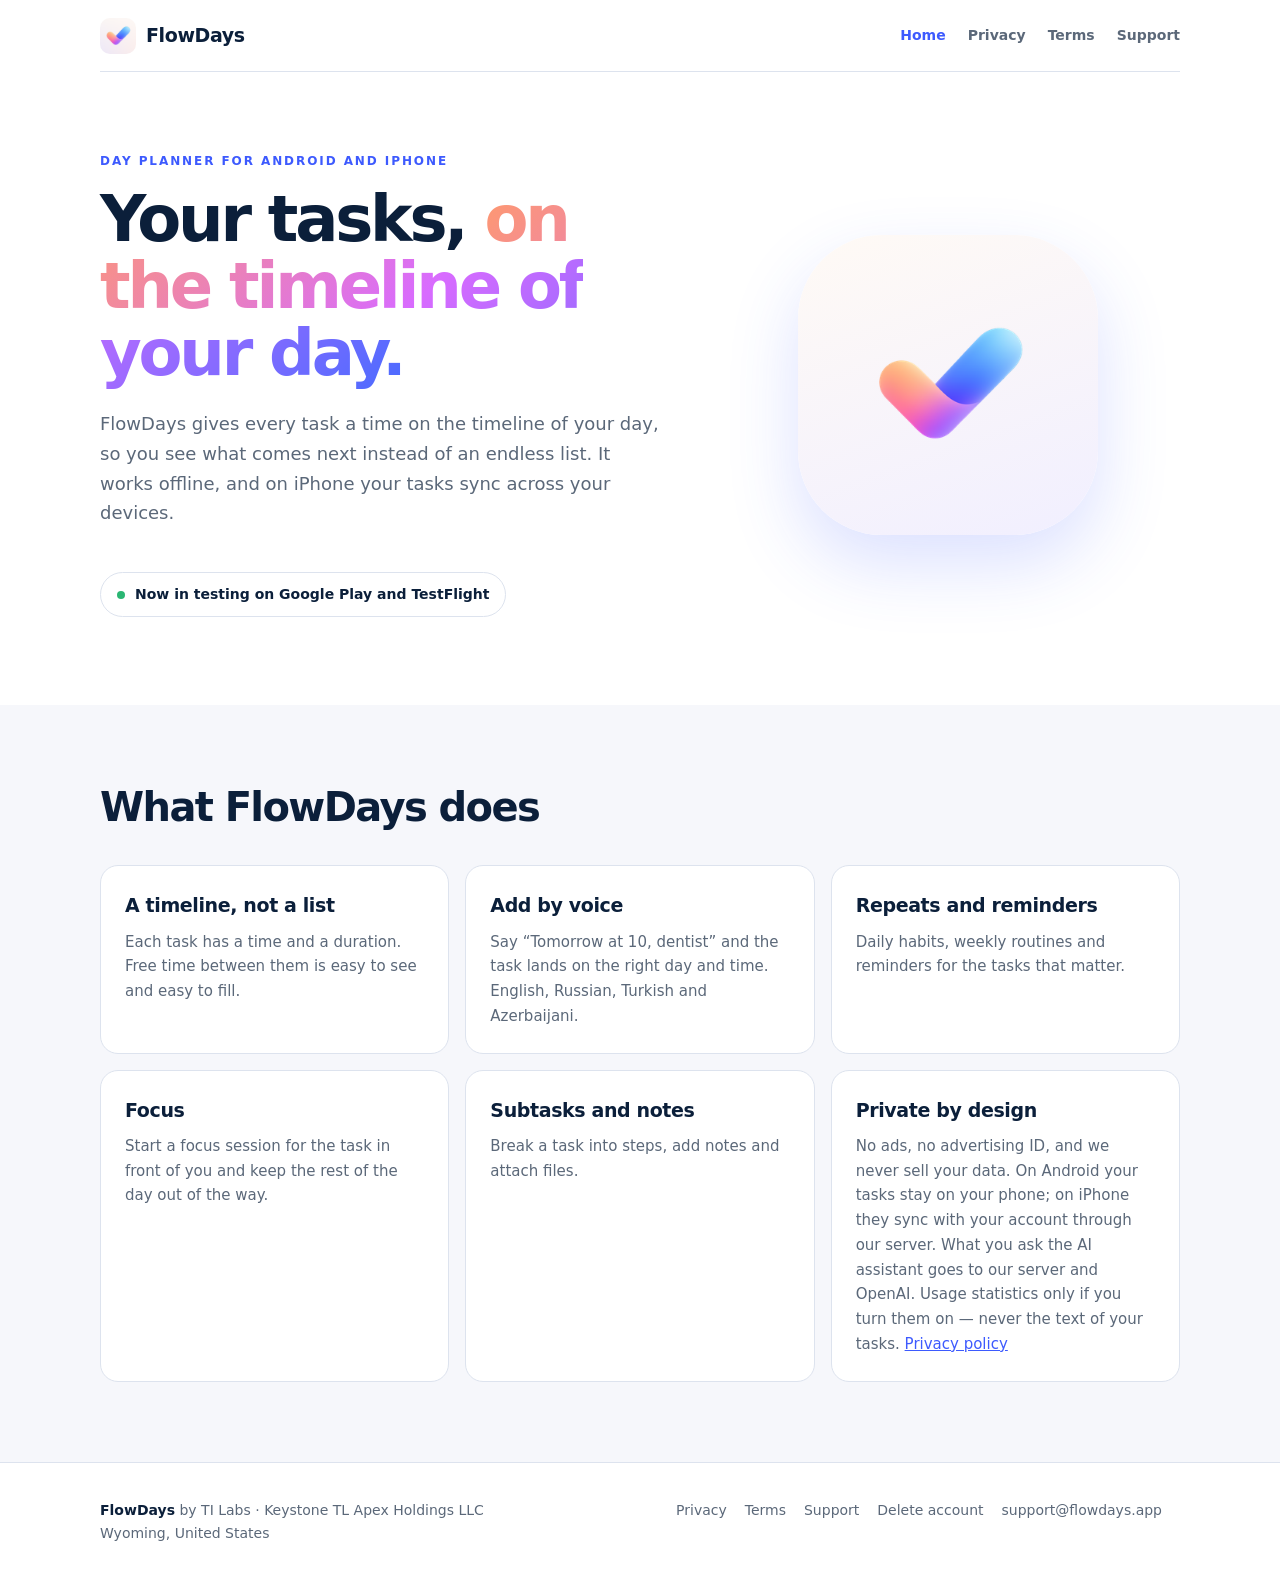
<file: index.html>
<!doctype html>
<html lang="en">
<head>
  <meta charset="utf-8">
  <meta name="viewport" content="width=device-width, initial-scale=1">
  <meta name="theme-color" content="#0b1f3a">
  <meta name="description" content="FlowDays puts your tasks on a timeline of your day, on Android and iPhone.">
  <title>FlowDays — plan your day on a timeline</title>
  <link rel="icon" type="image/png" sizes="32x32" href="/assets/favicon-32.png">
  <link rel="apple-touch-icon" href="/assets/apple-touch-icon.png">
  <link rel="stylesheet" href="/styles.css">
</head>
<body>
  <header class="shell header">
    <a class="brand" href="/"><img src="/assets/icon-192.png" alt="">FlowDays</a>
    <nav class="nav" aria-label="Main">
      <a href="/" aria-current="page">Home</a>
      <a href="/privacy">Privacy</a>
      <a href="/terms">Terms</a>
      <a href="/support">Support</a>
    </nav>
  </header>

  <main>
    <section class="shell hero">
      <div>
        <div class="eyebrow">Day planner for Android and iPhone</div>
        <h1>Your tasks, <span>on the timeline of your day.</span></h1>
        <p class="lead">FlowDays gives every task a time on the timeline of your day, so you see what comes next instead of an endless list. It works offline, and on iPhone your tasks sync across your devices.</p>
        <div class="badge">Now in testing on Google Play and TestFlight</div>
      </div>
      <div class="hero-art" aria-hidden="true">
        <div class="tile"><img src="/assets/mark.png" alt=""></div>
      </div>
    </section>

    <section class="section tint">
      <div class="shell">
        <h2>What FlowDays does</h2>
        <div class="grid">
          <article class="card"><h3>A timeline, not a list</h3><p>Each task has a time and a duration. Free time between them is easy to see and easy to fill.</p></article>
          <article class="card"><h3>Add by voice</h3><p>Say “Tomorrow at 10, dentist” and the task lands on the right day and time. English, Russian, Turkish and Azerbaijani.</p></article>
          <article class="card"><h3>Repeats and reminders</h3><p>Daily habits, weekly routines and reminders for the tasks that matter.</p></article>
          <article class="card"><h3>Focus</h3><p>Start a focus session for the task in front of you and keep the rest of the day out of the way.</p></article>
          <article class="card"><h3>Subtasks and notes</h3><p>Break a task into steps, add notes and attach files.</p></article>
          <article class="card"><h3>Private by design</h3><p>No ads, no advertising ID, and we never sell your data. On Android your tasks stay on your phone; on iPhone they sync with your account through our server. What you ask the AI assistant goes to our server and OpenAI. Usage statistics only if you turn them on — never the text of your tasks. <a href="/privacy">Privacy policy</a></p></article>
        </div>
      </div>
    </section>
  </main>

  <footer class="footer">
    <div class="shell">
      <div><strong>FlowDays</strong> by TI Labs · Keystone TL Apex Holdings LLC<br>Wyoming, United States</div>
      <div><a href="/privacy">Privacy</a><a href="/terms">Terms</a><a href="/support">Support</a><a href="/delete-account">Delete account</a><a href="mailto:support@flowdays.app">support@flowdays.app</a></div>
    </div>
  </footer>
</body>
</html>
</file>
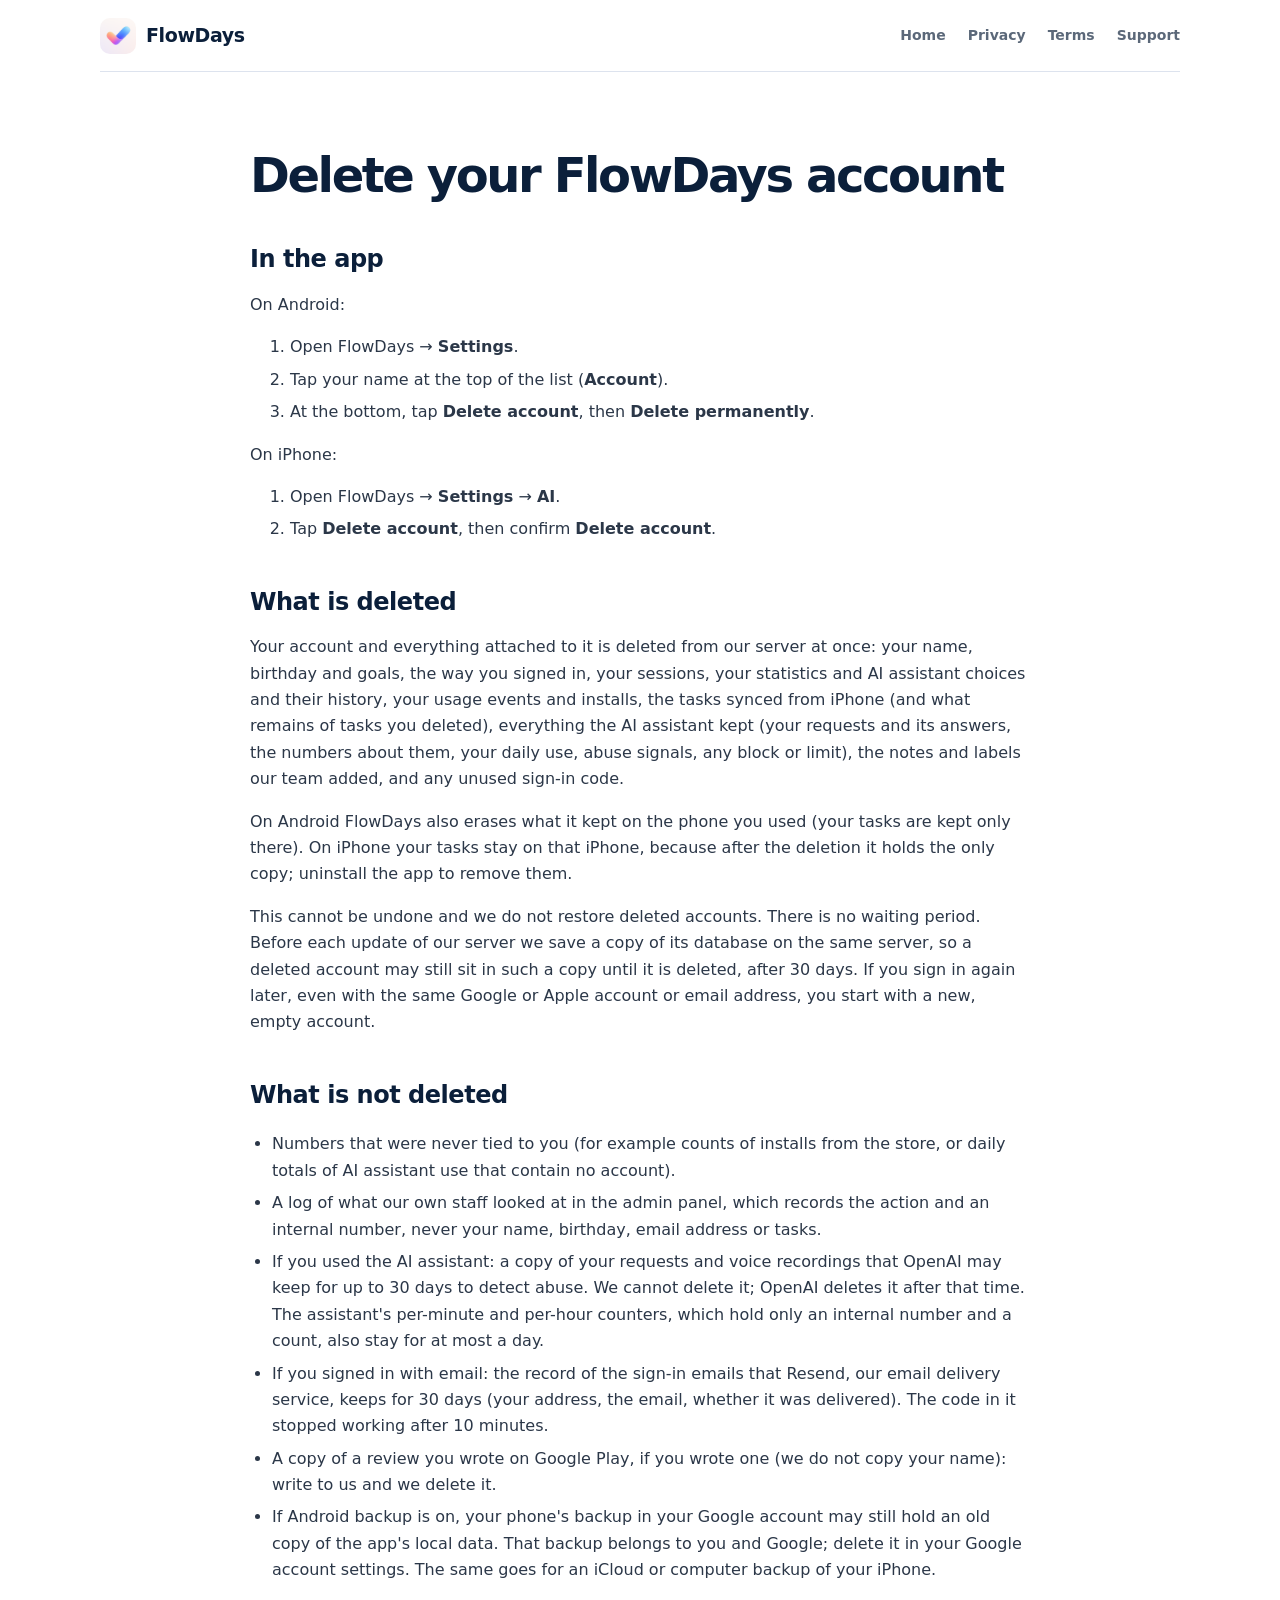
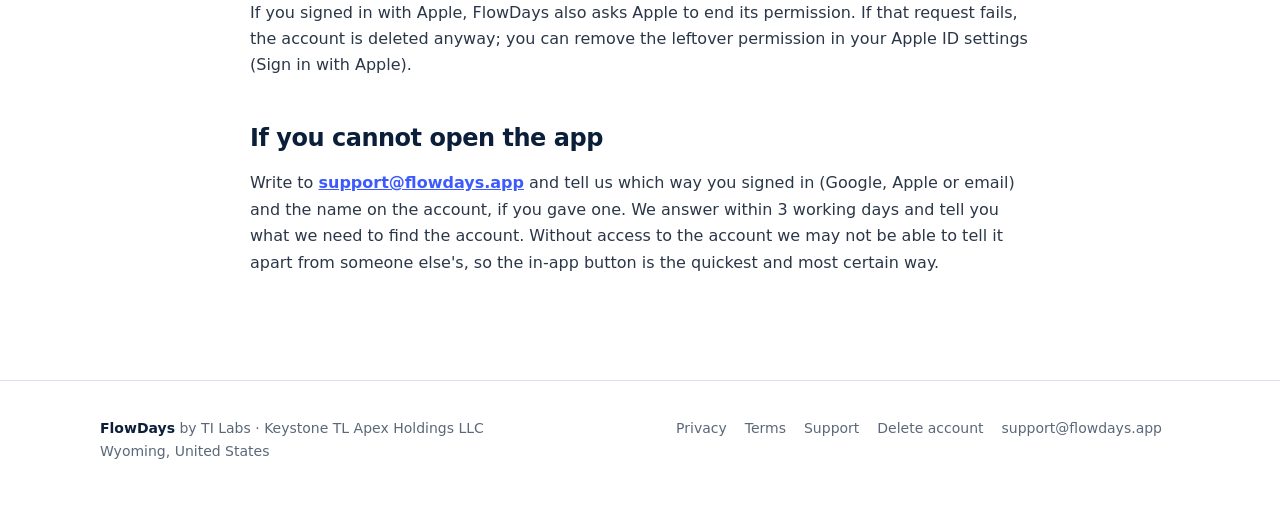
<file: delete-account.html>
<!doctype html>
<html lang="en">
<head>
  <meta charset="utf-8">
  <meta name="viewport" content="width=device-width, initial-scale=1">
  <meta name="theme-color" content="#0b1f3a">
  <meta name="description" content="How to delete your FlowDays account and what is deleted.">
  <title>Delete your FlowDays account — FlowDays</title>
  <link rel="icon" type="image/png" sizes="32x32" href="/assets/favicon-32.png">
  <link rel="apple-touch-icon" href="/assets/apple-touch-icon.png">
  <link rel="stylesheet" href="/styles.css">
</head>
<body>
  <header class="shell header">
    <a class="brand" href="/"><img src="/assets/icon-192.png" alt="">FlowDays</a>
    <nav class="nav" aria-label="Main">
      <a href="/">Home</a>
      <a href="/privacy">Privacy</a>
      <a href="/terms">Terms</a>
      <a href="/support">Support</a>
    </nav>
  </header>

  <main class="doc">
    <div class="shell">
      <h1>Delete your FlowDays account</h1>

      <h2>In the app</h2>
      <p>On Android:</p>
      <ol>
        <li>Open FlowDays → <strong>Settings</strong>.</li>
        <li>Tap your name at the top of the list (<strong>Account</strong>).</li>
        <li>At the bottom, tap <strong>Delete account</strong>, then <strong>Delete permanently</strong>.</li>
      </ol>
      <p>On iPhone:</p>
      <ol>
        <li>Open FlowDays → <strong>Settings</strong> → <strong>AI</strong>.</li>
        <li>Tap <strong>Delete account</strong>, then confirm <strong>Delete account</strong>.</li>
      </ol>

      <h2>What is deleted</h2>
      <p>Your account and everything attached to it is deleted from our server at once: your name, birthday and goals, the way you signed in, your sessions, your statistics and AI assistant choices and their history, your usage events and installs, the tasks synced from iPhone (and what remains of tasks you deleted), everything the AI assistant kept (your requests and its answers, the numbers about them, your daily use, abuse signals, any block or limit), the notes and labels our team added, and any unused sign-in code.</p>
      <p>On Android FlowDays also erases what it kept on the phone you used (your tasks are kept only there). On iPhone your tasks stay on that iPhone, because after the deletion it holds the only copy; uninstall the app to remove them.</p>
      <p>This cannot be undone and we do not restore deleted accounts. There is no waiting period. Before each update of our server we save a copy of its database on the same server, so a deleted account may still sit in such a copy until it is deleted, after 30 days. If you sign in again later, even with the same Google or Apple account or email address, you start with a new, empty account.</p>

      <h2>What is not deleted</h2>
      <ul>
        <li>Numbers that were never tied to you (for example counts of installs from the store, or daily totals of AI assistant use that contain no account).</li>
        <li>A log of what our own staff looked at in the admin panel, which records the action and an internal number, never your name, birthday, email address or tasks.</li>
        <li>If you used the AI assistant: a copy of your requests and voice recordings that OpenAI may keep for up to 30 days to detect abuse. We cannot delete it; OpenAI deletes it after that time. The assistant's per-minute and per-hour counters, which hold only an internal number and a count, also stay for at most a day.</li>
        <li>If you signed in with email: the record of the sign-in emails that Resend, our email delivery service, keeps for 30 days (your address, the email, whether it was delivered). The code in it stopped working after 10 minutes.</li>
        <li>A copy of a review you wrote on Google Play, if you wrote one (we do not copy your name): write to us and we delete it.</li>
        <li>If Android backup is on, your phone's backup in your Google account may still hold an old copy of the app's local data. That backup belongs to you and Google; delete it in your Google account settings. The same goes for an iCloud or computer backup of your iPhone.</li>
      </ul>
      <p>If you signed in with Apple, FlowDays also asks Apple to end its permission. If that request fails, the account is deleted anyway; you can remove the leftover permission in your Apple ID settings (Sign in with Apple).</p>

      <h2>If you cannot open the app</h2>
      <p>Write to <strong><a href="mailto:support@flowdays.app">support@flowdays.app</a></strong> and tell us which way you signed in (Google, Apple or email) and the name on the account, if you gave one. We answer within 3 working days and tell you what we need to find the account. Without access to the account we may not be able to tell it apart from someone else's, so the in-app button is the quickest and most certain way.</p>
    </div>
  </main>

  <footer class="footer">
    <div class="shell">
      <div><strong>FlowDays</strong> by TI Labs · Keystone TL Apex Holdings LLC<br>Wyoming, United States</div>
      <div><a href="/privacy">Privacy</a><a href="/terms">Terms</a><a href="/support">Support</a><a href="/delete-account">Delete account</a><a href="mailto:support@flowdays.app">support@flowdays.app</a></div>
    </div>
  </footer>
</body>
</html>
</file>
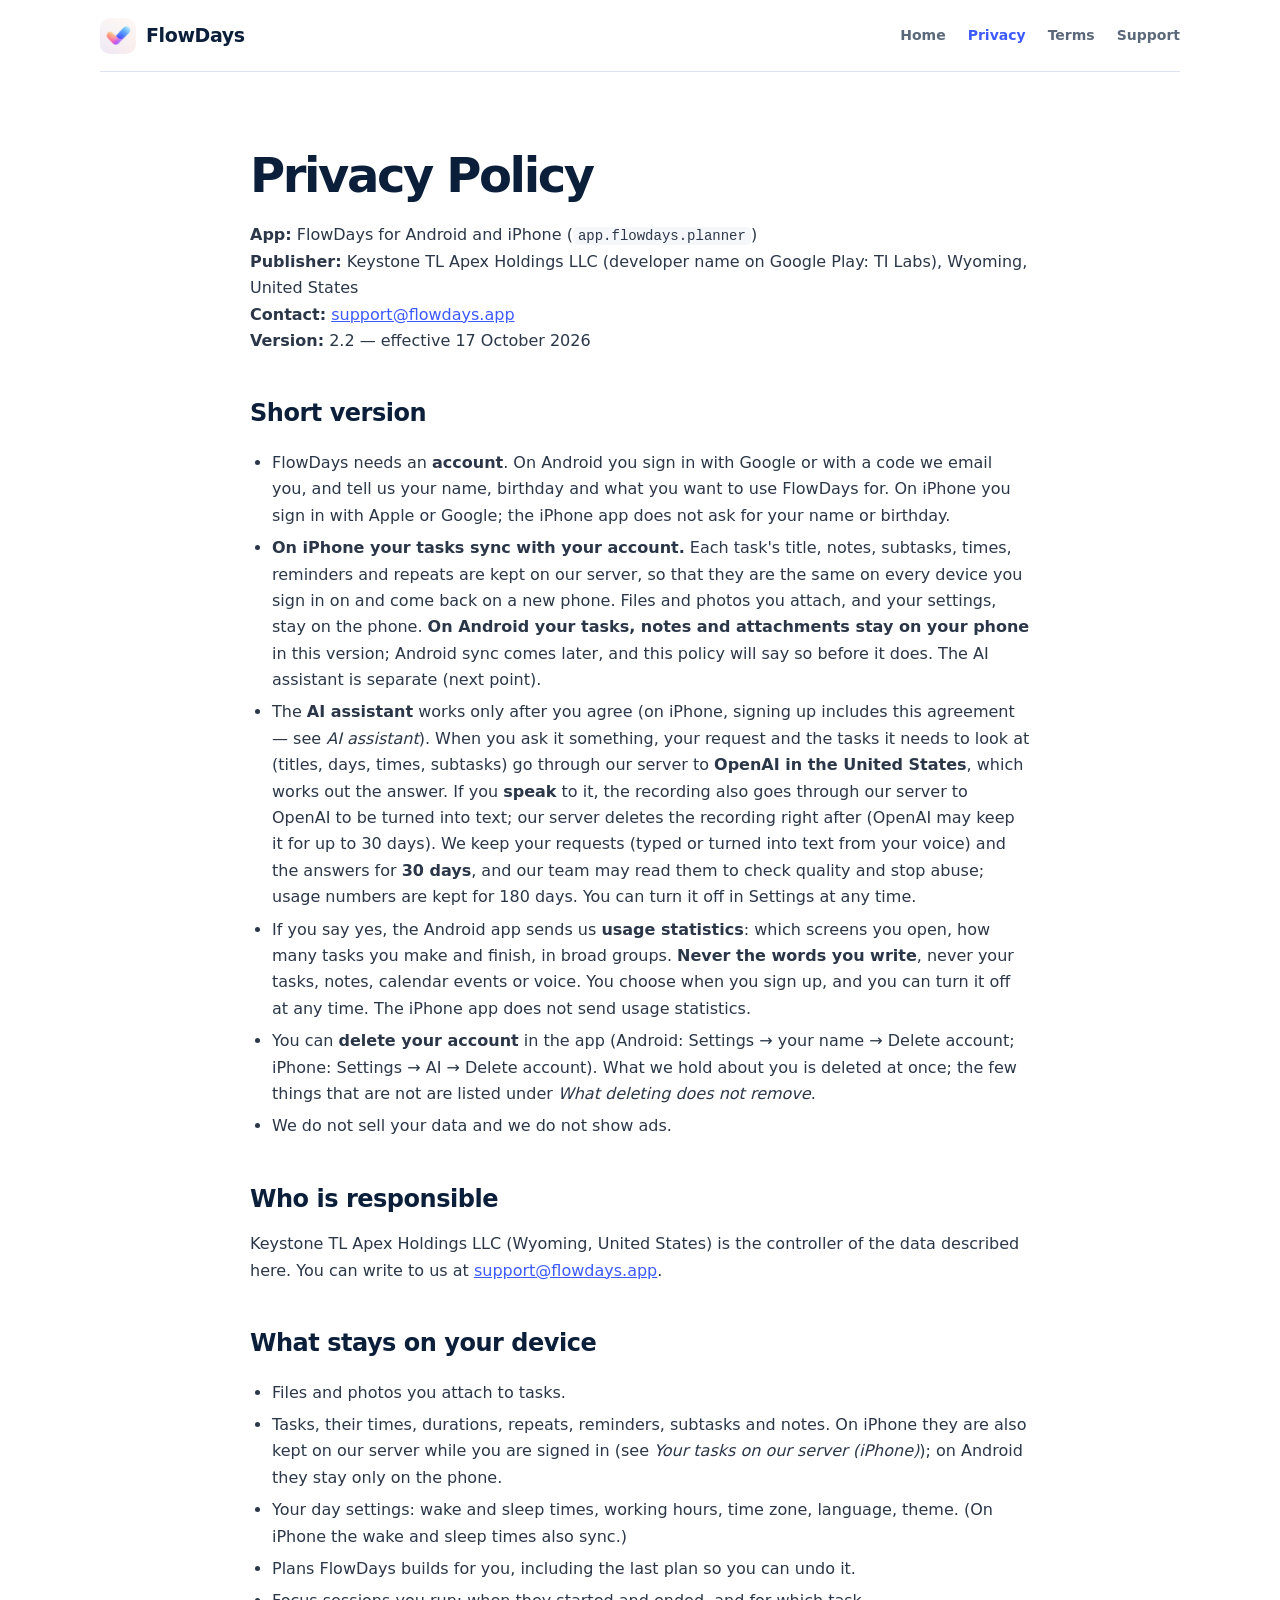
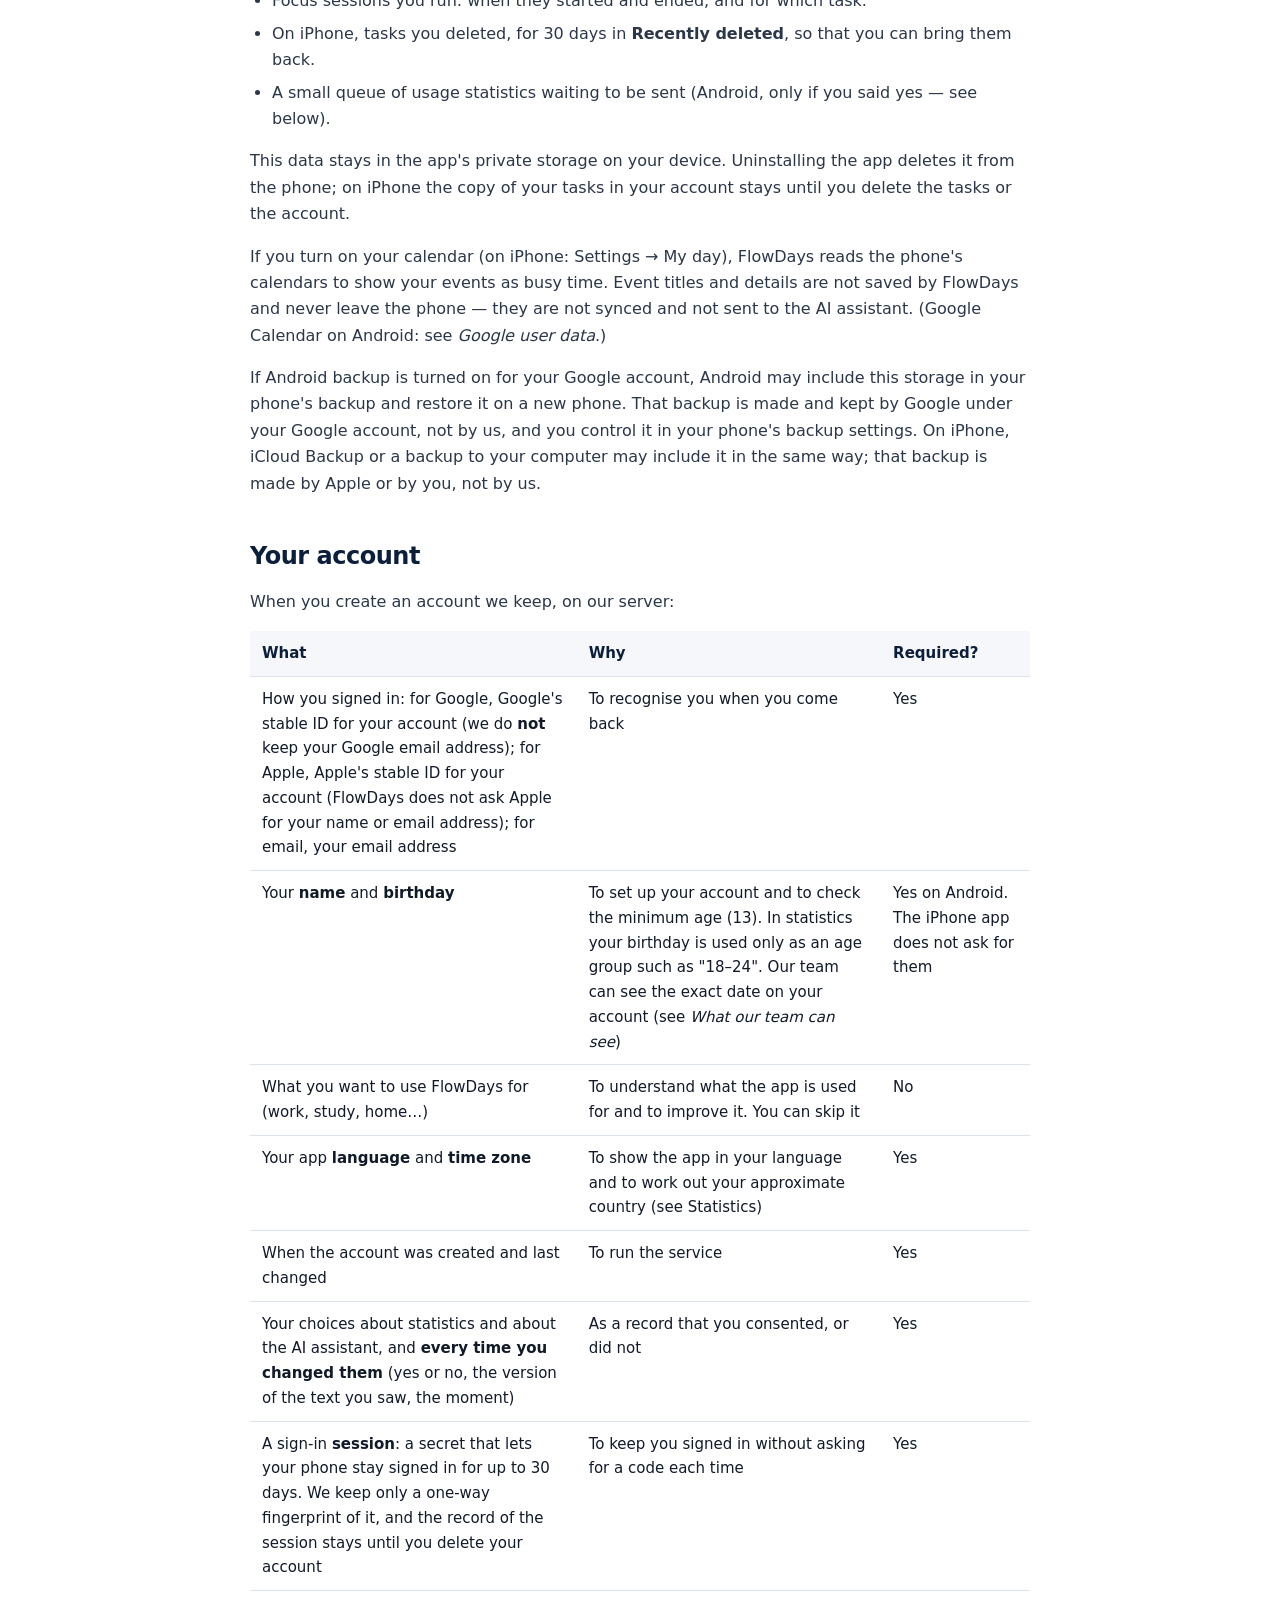
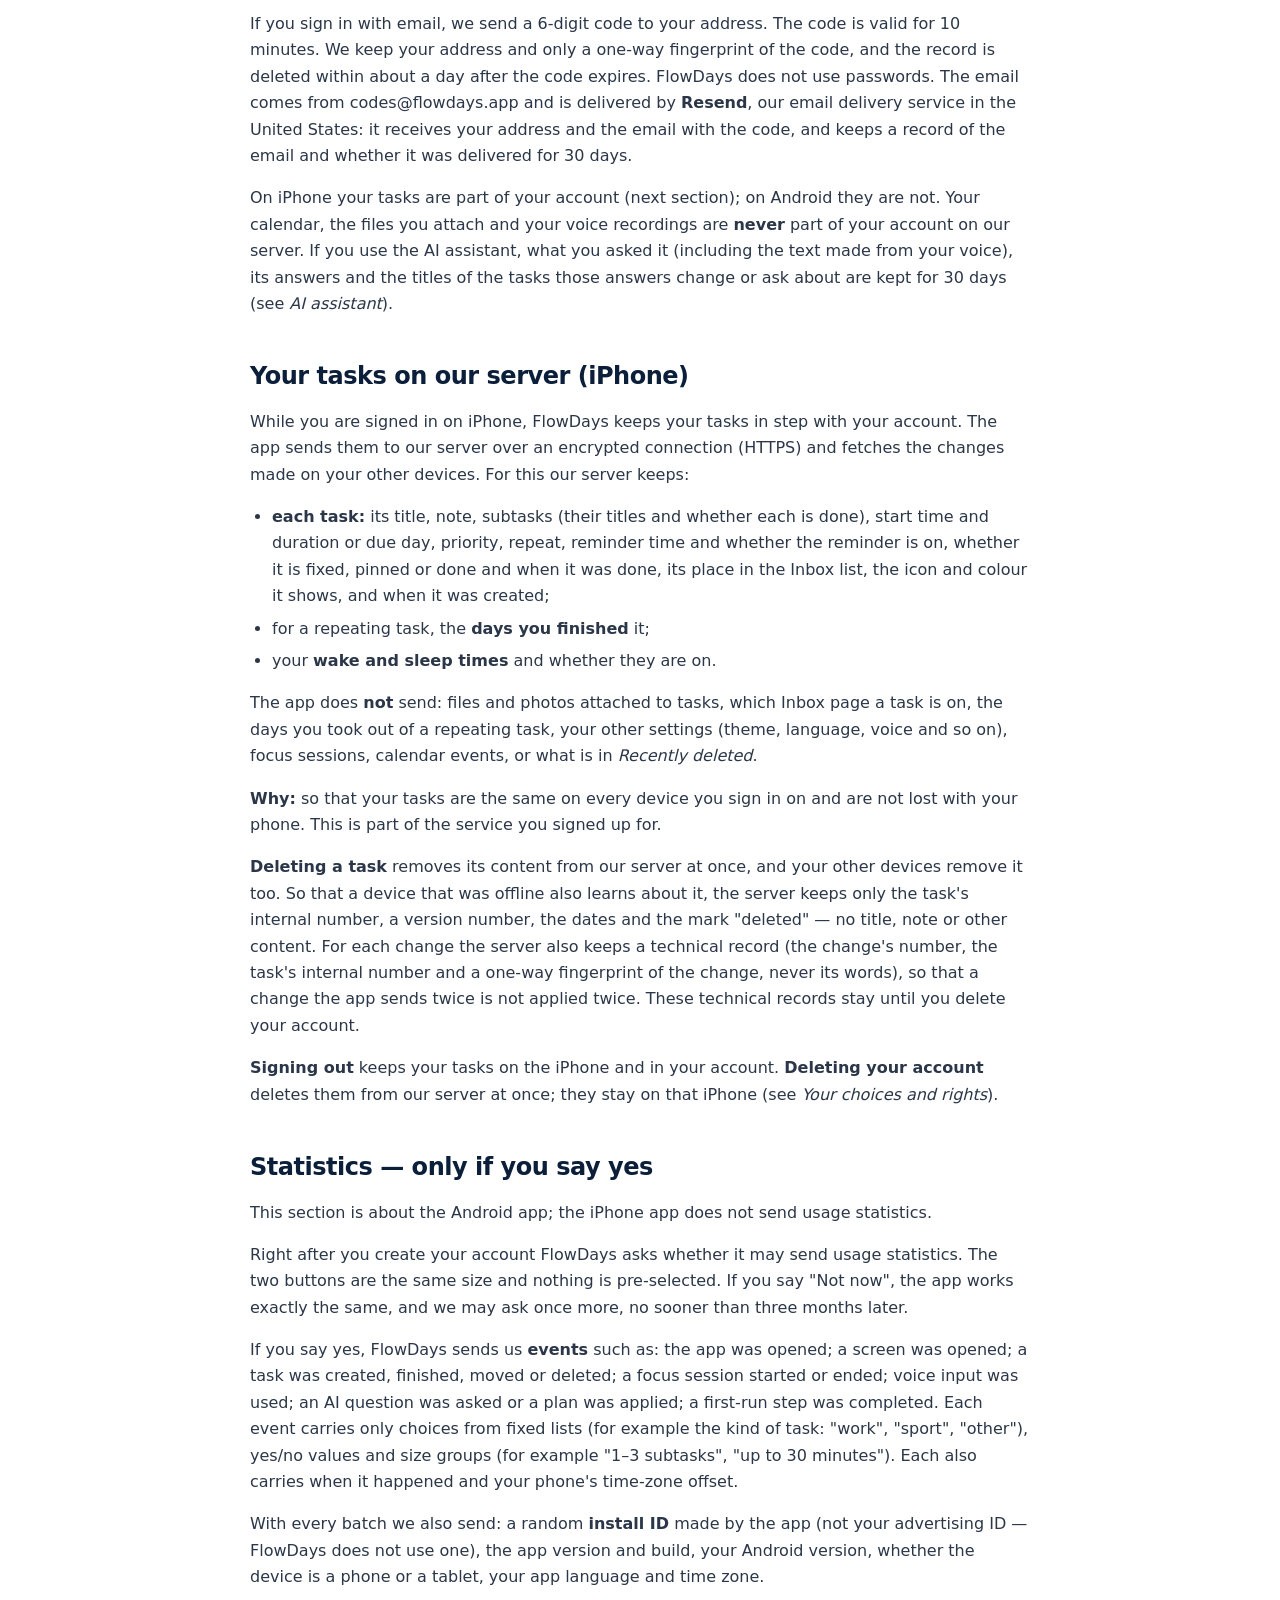
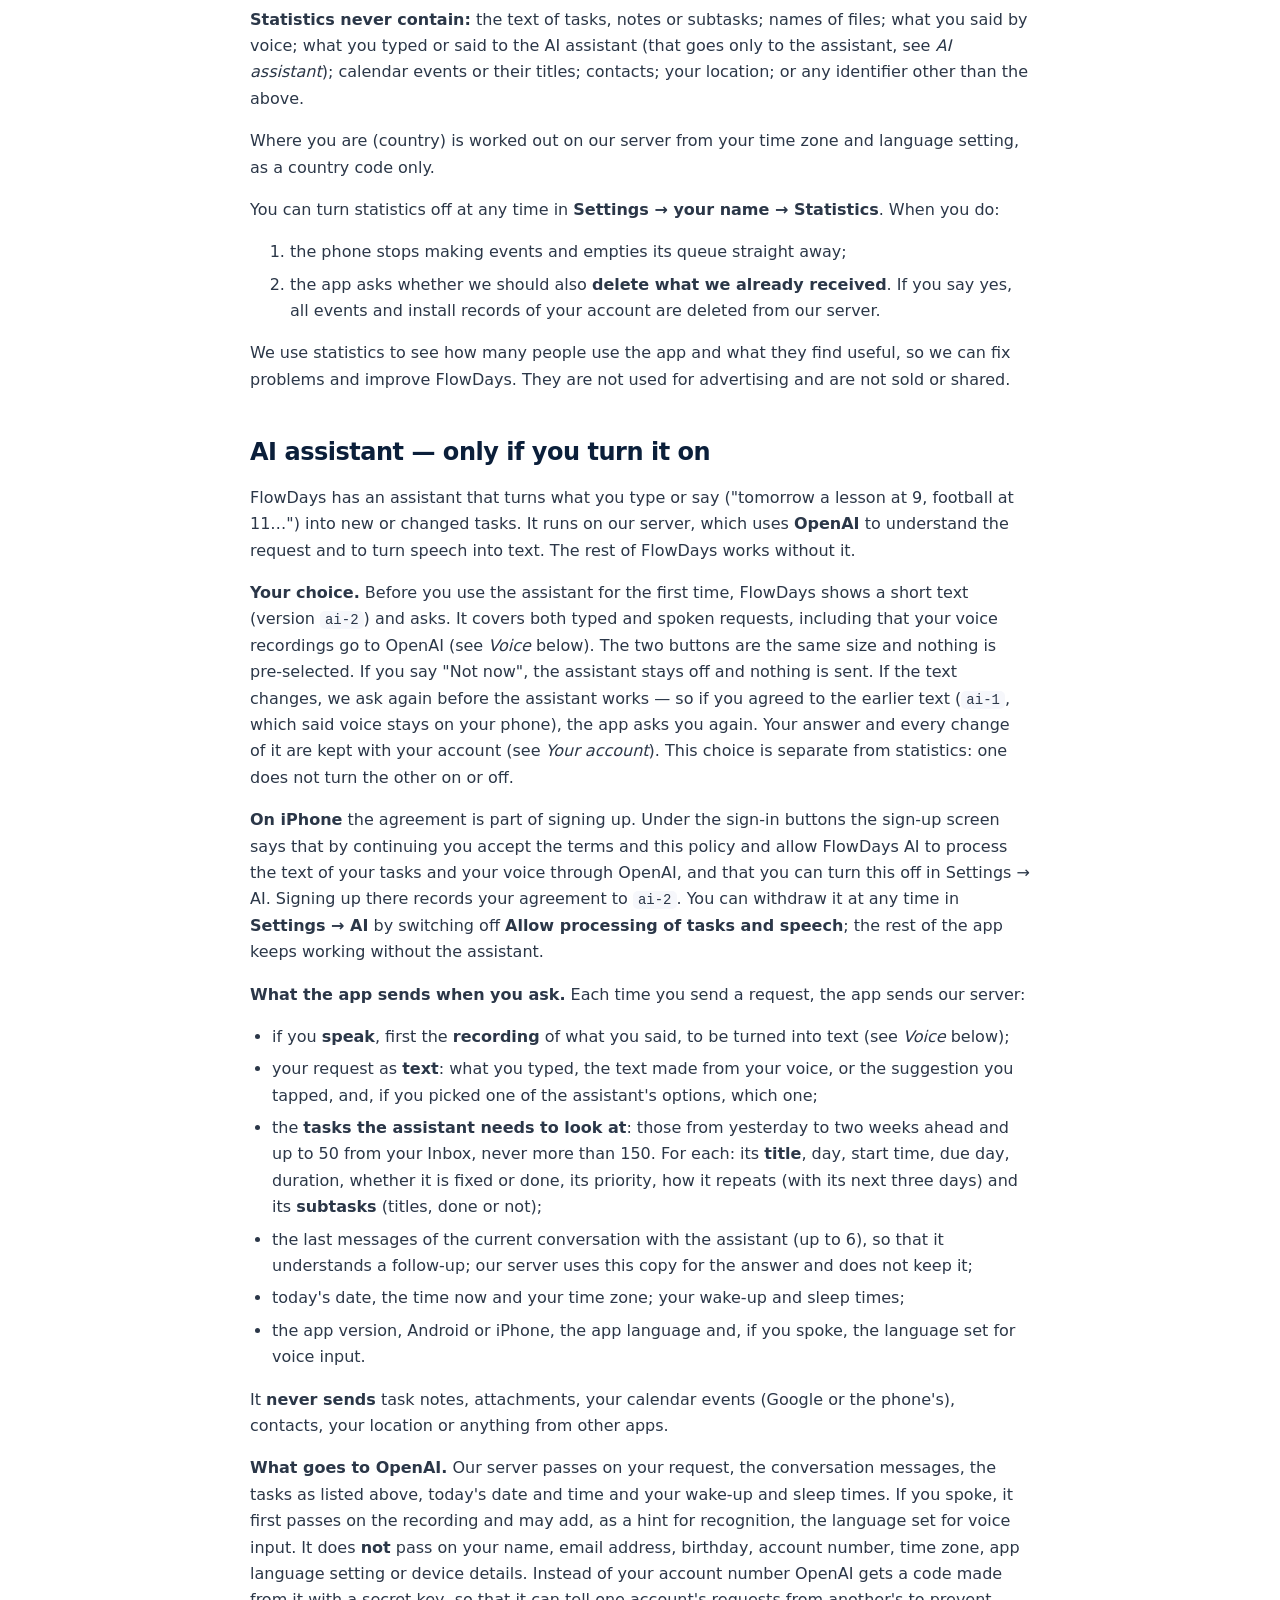
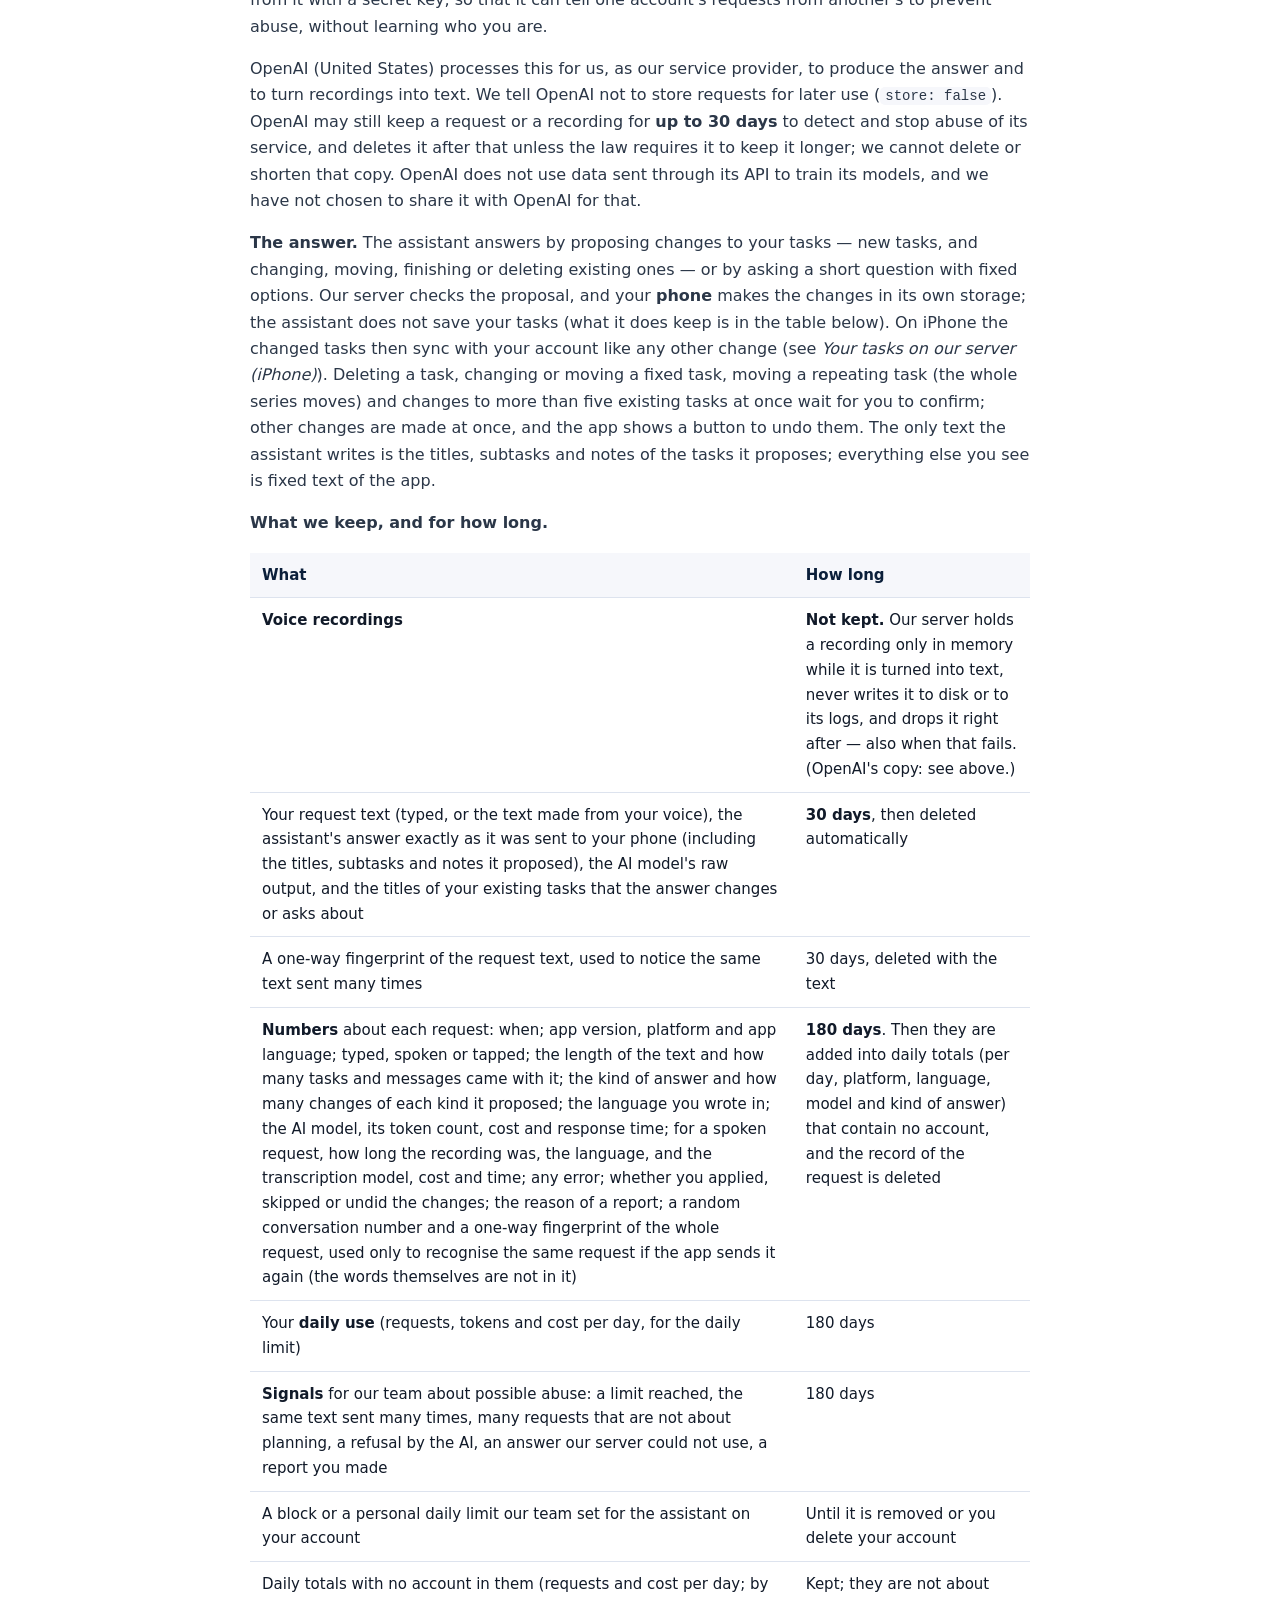
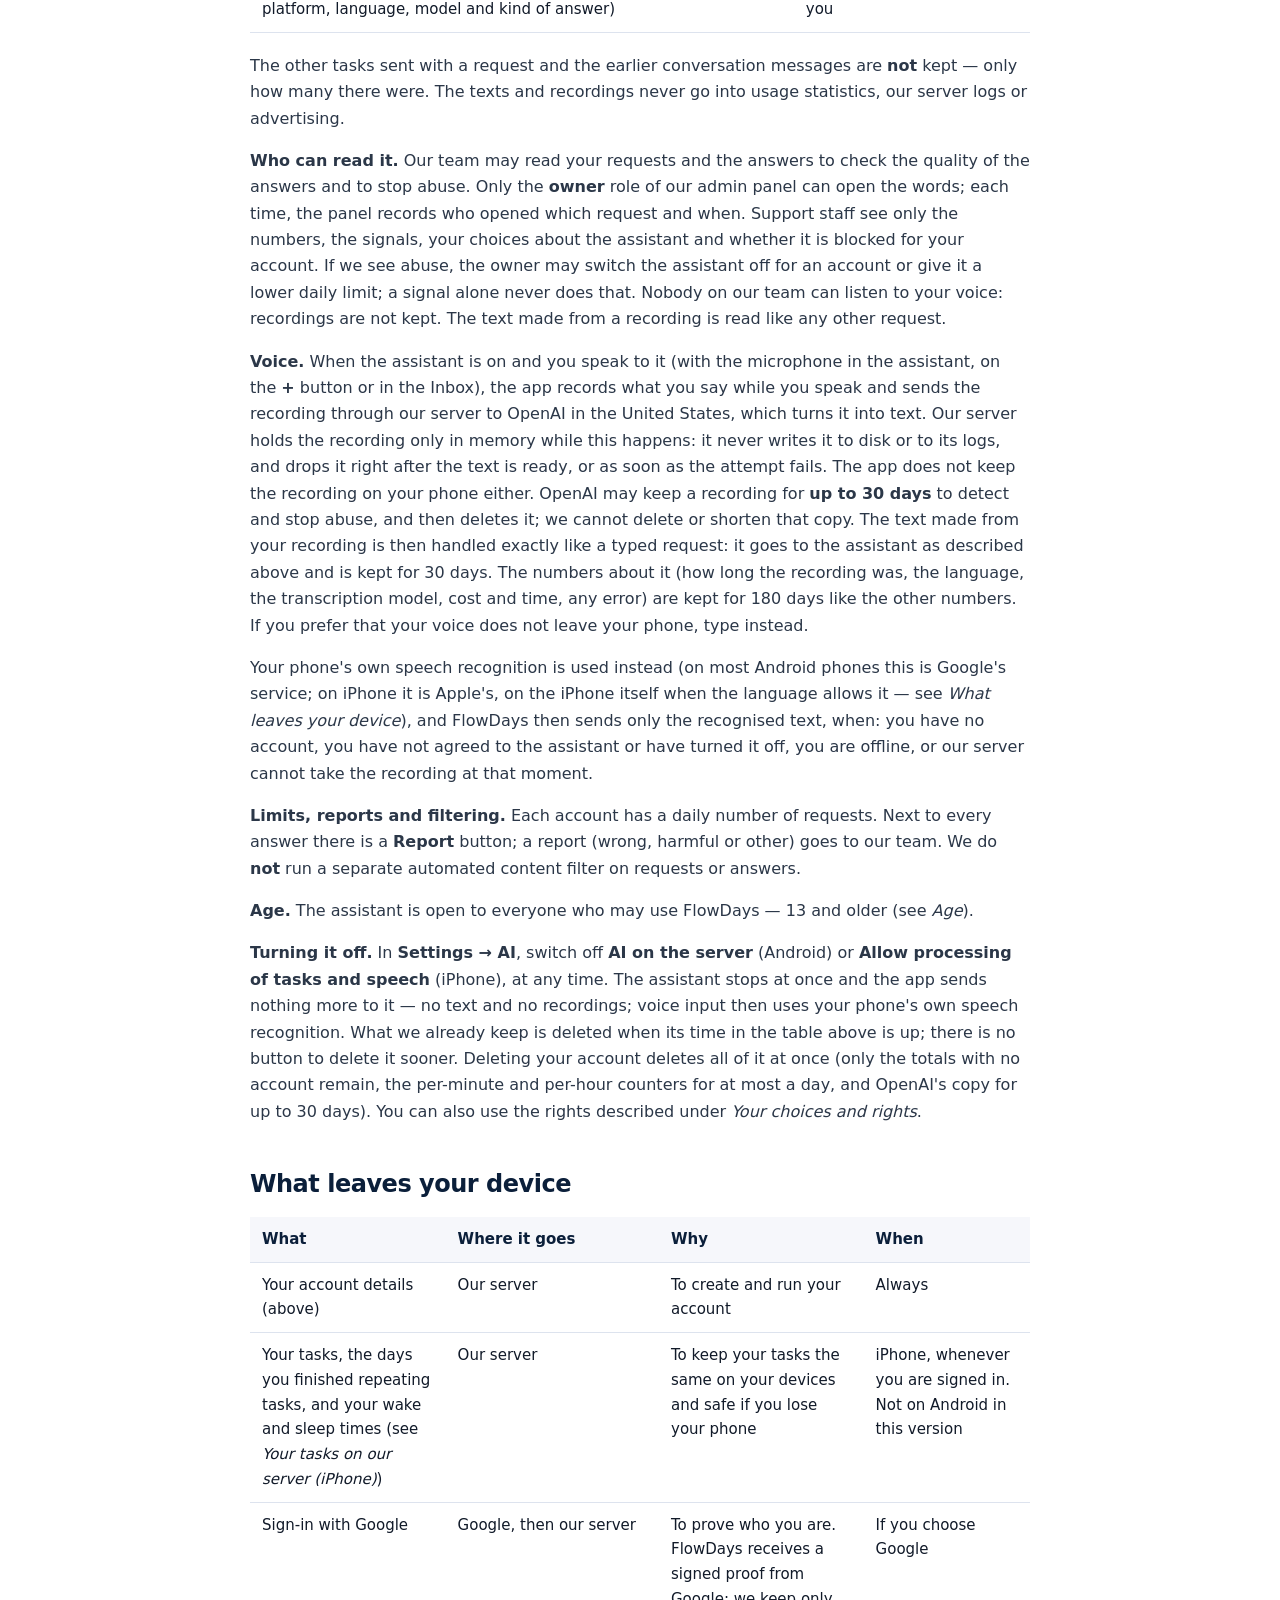
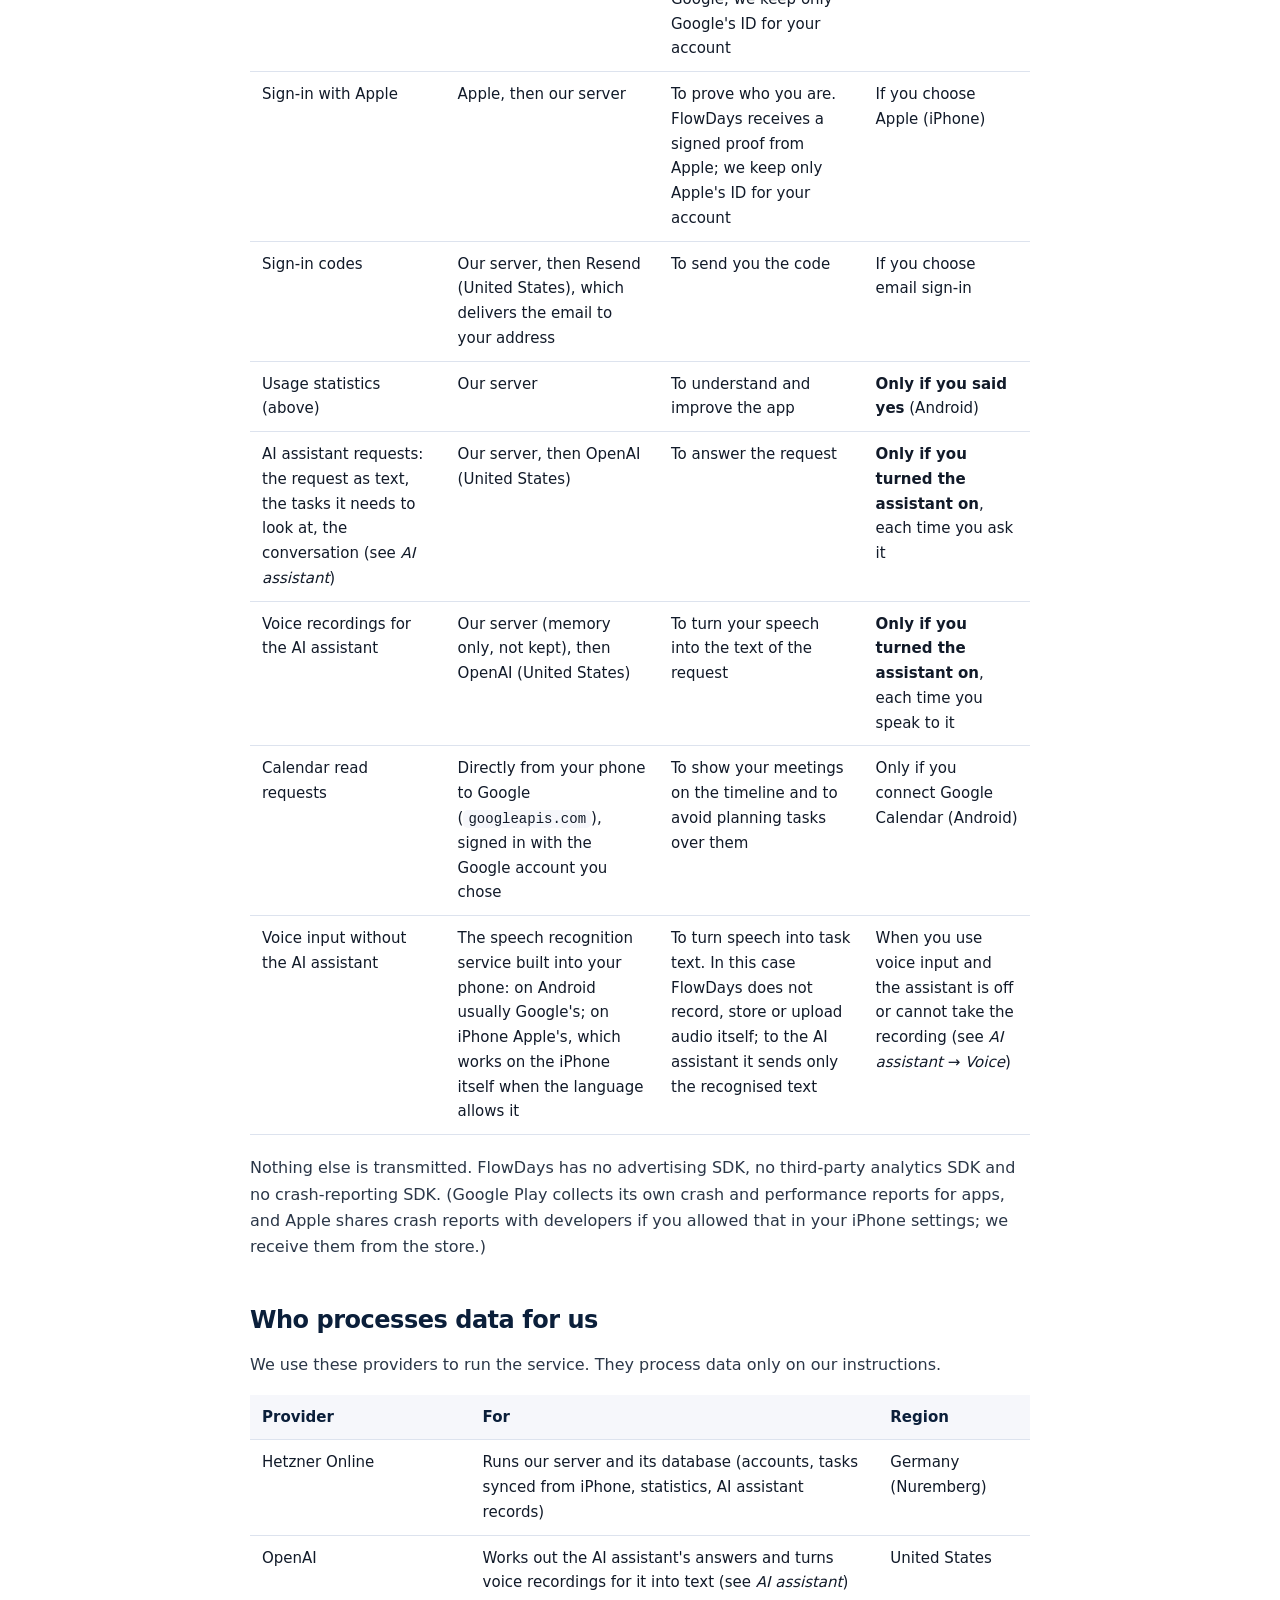
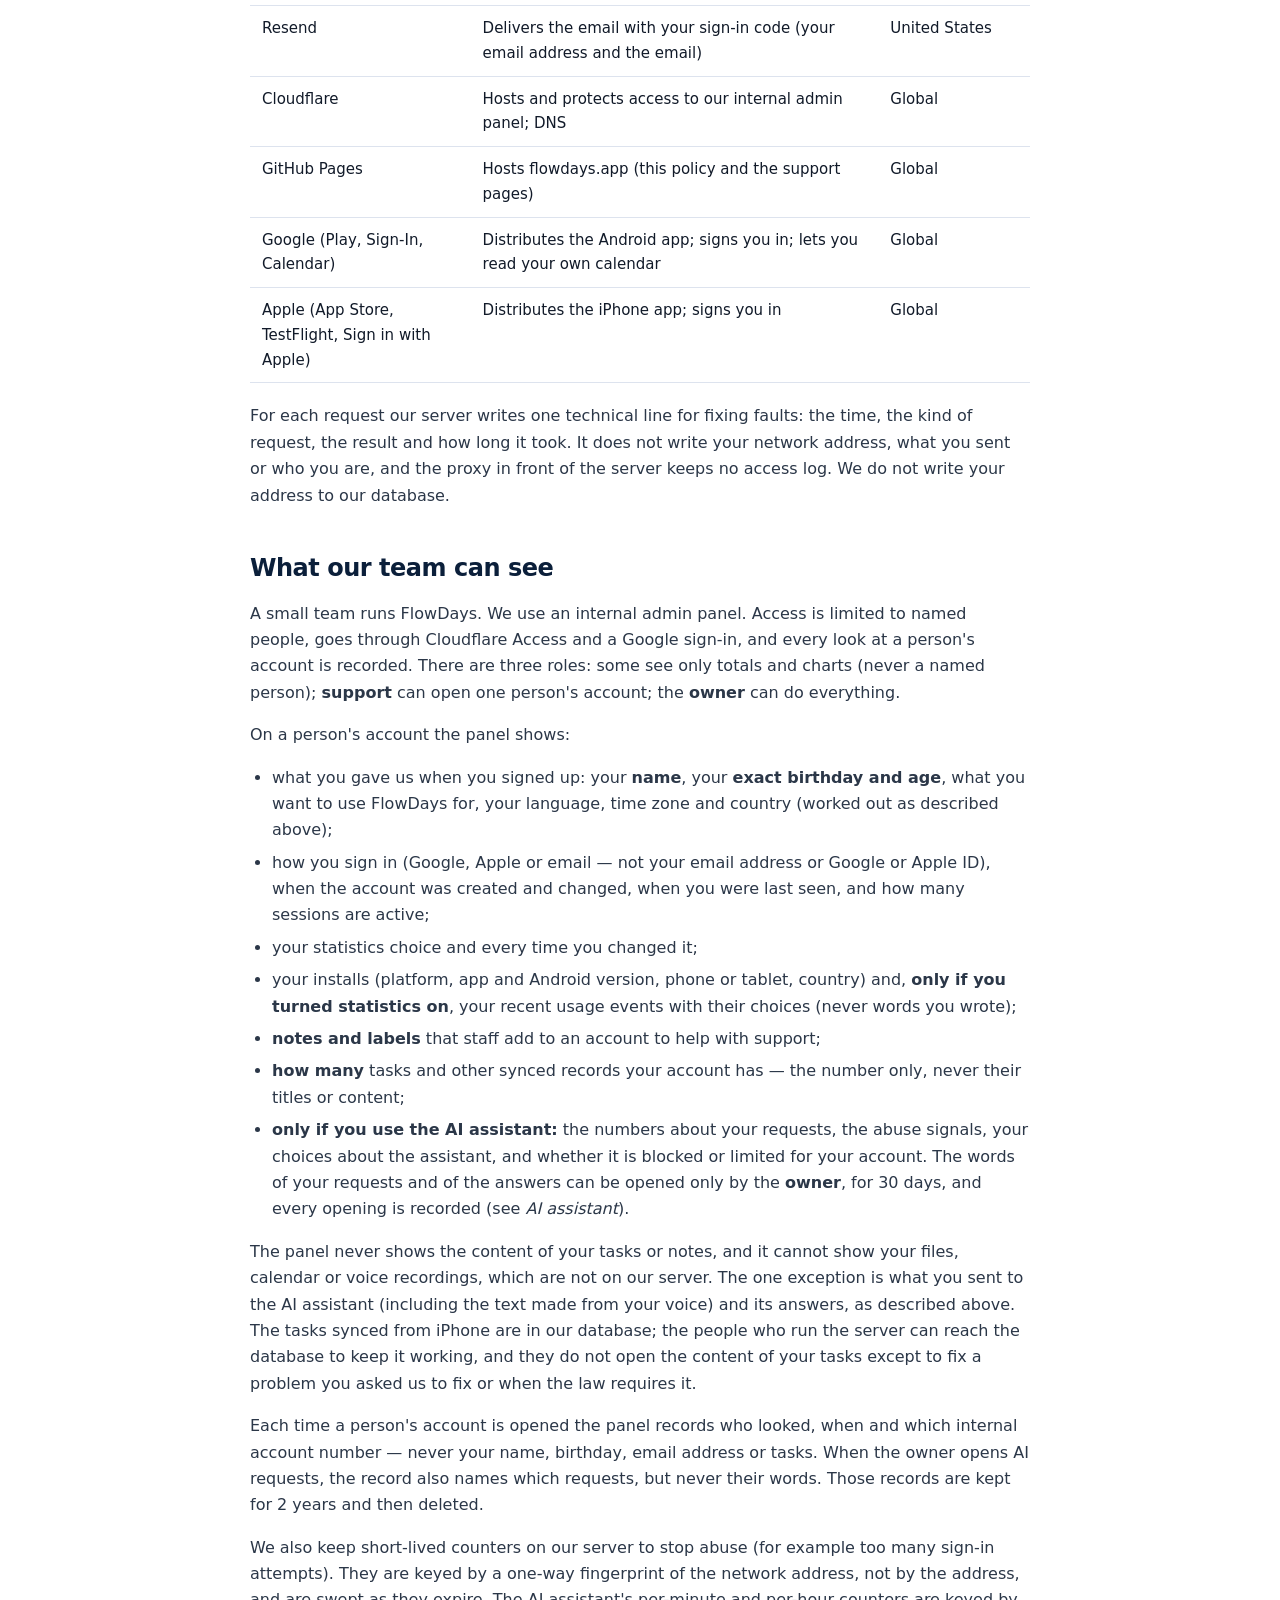
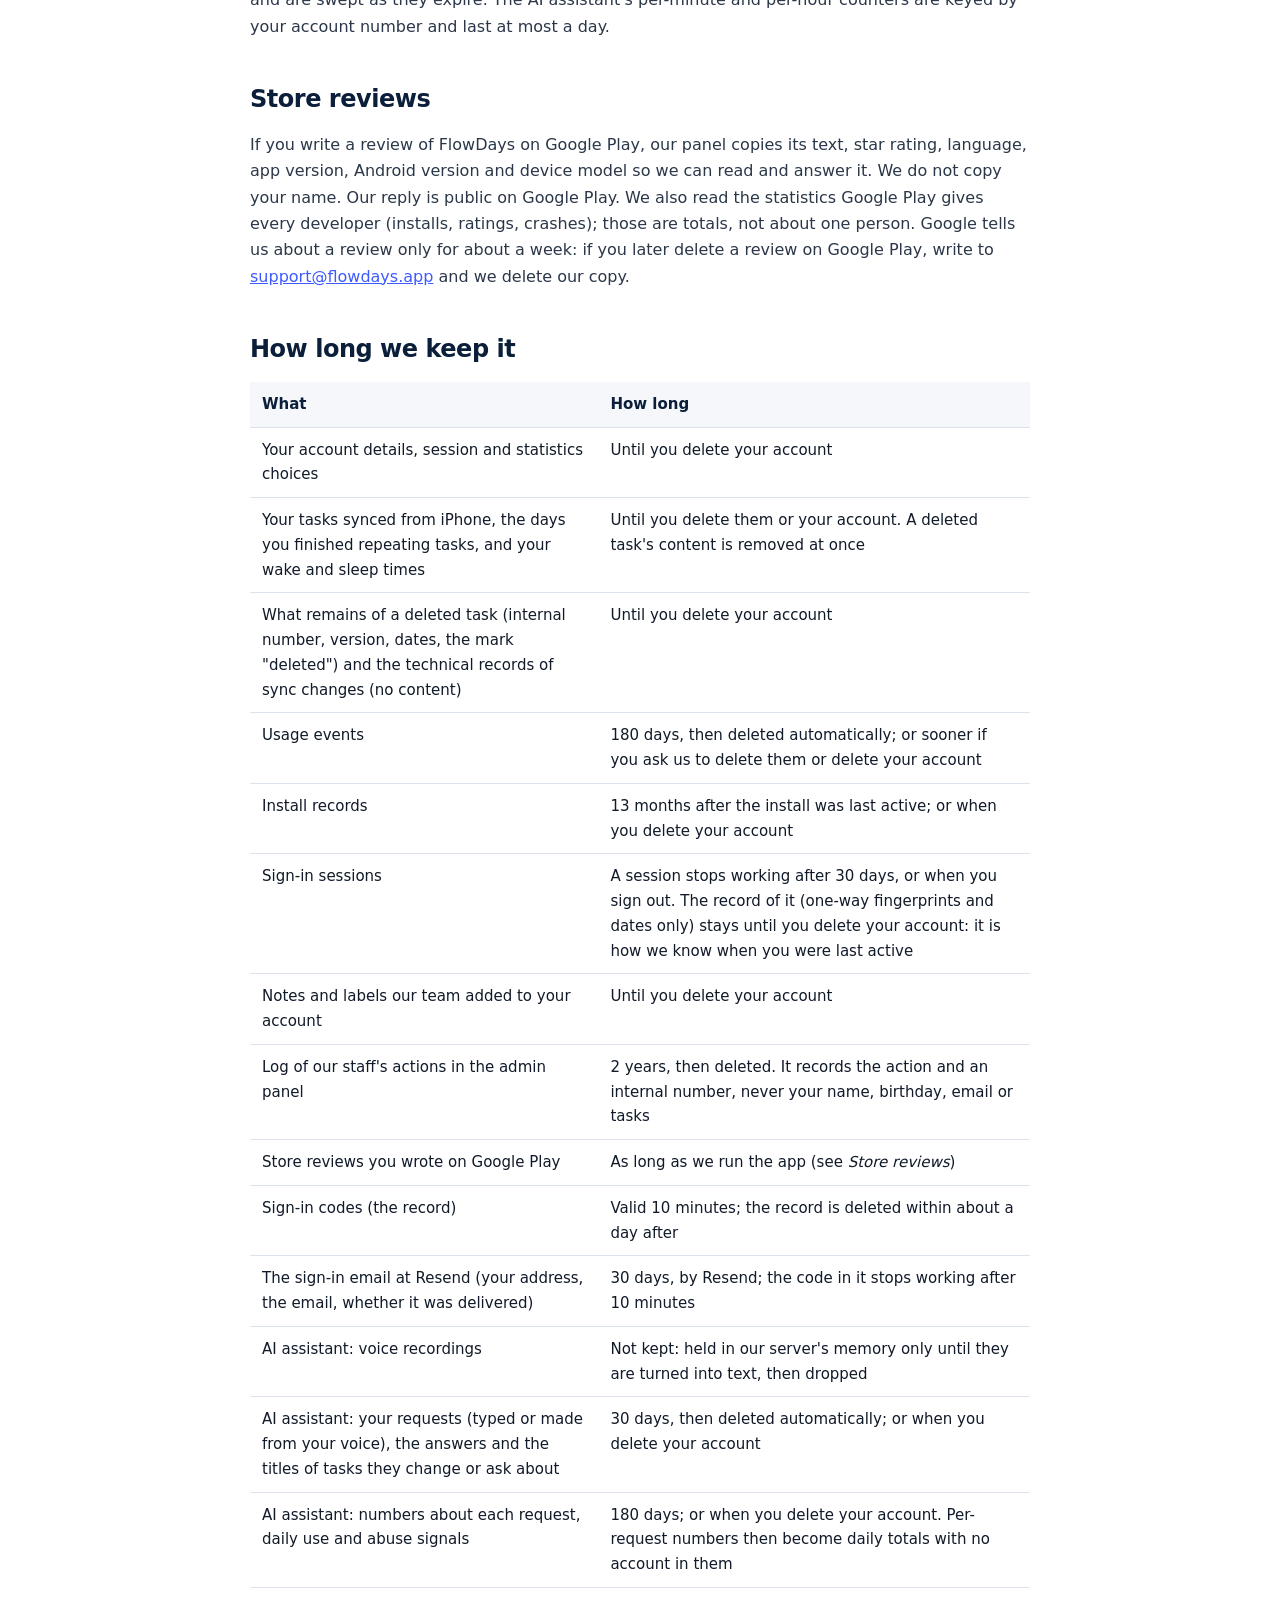
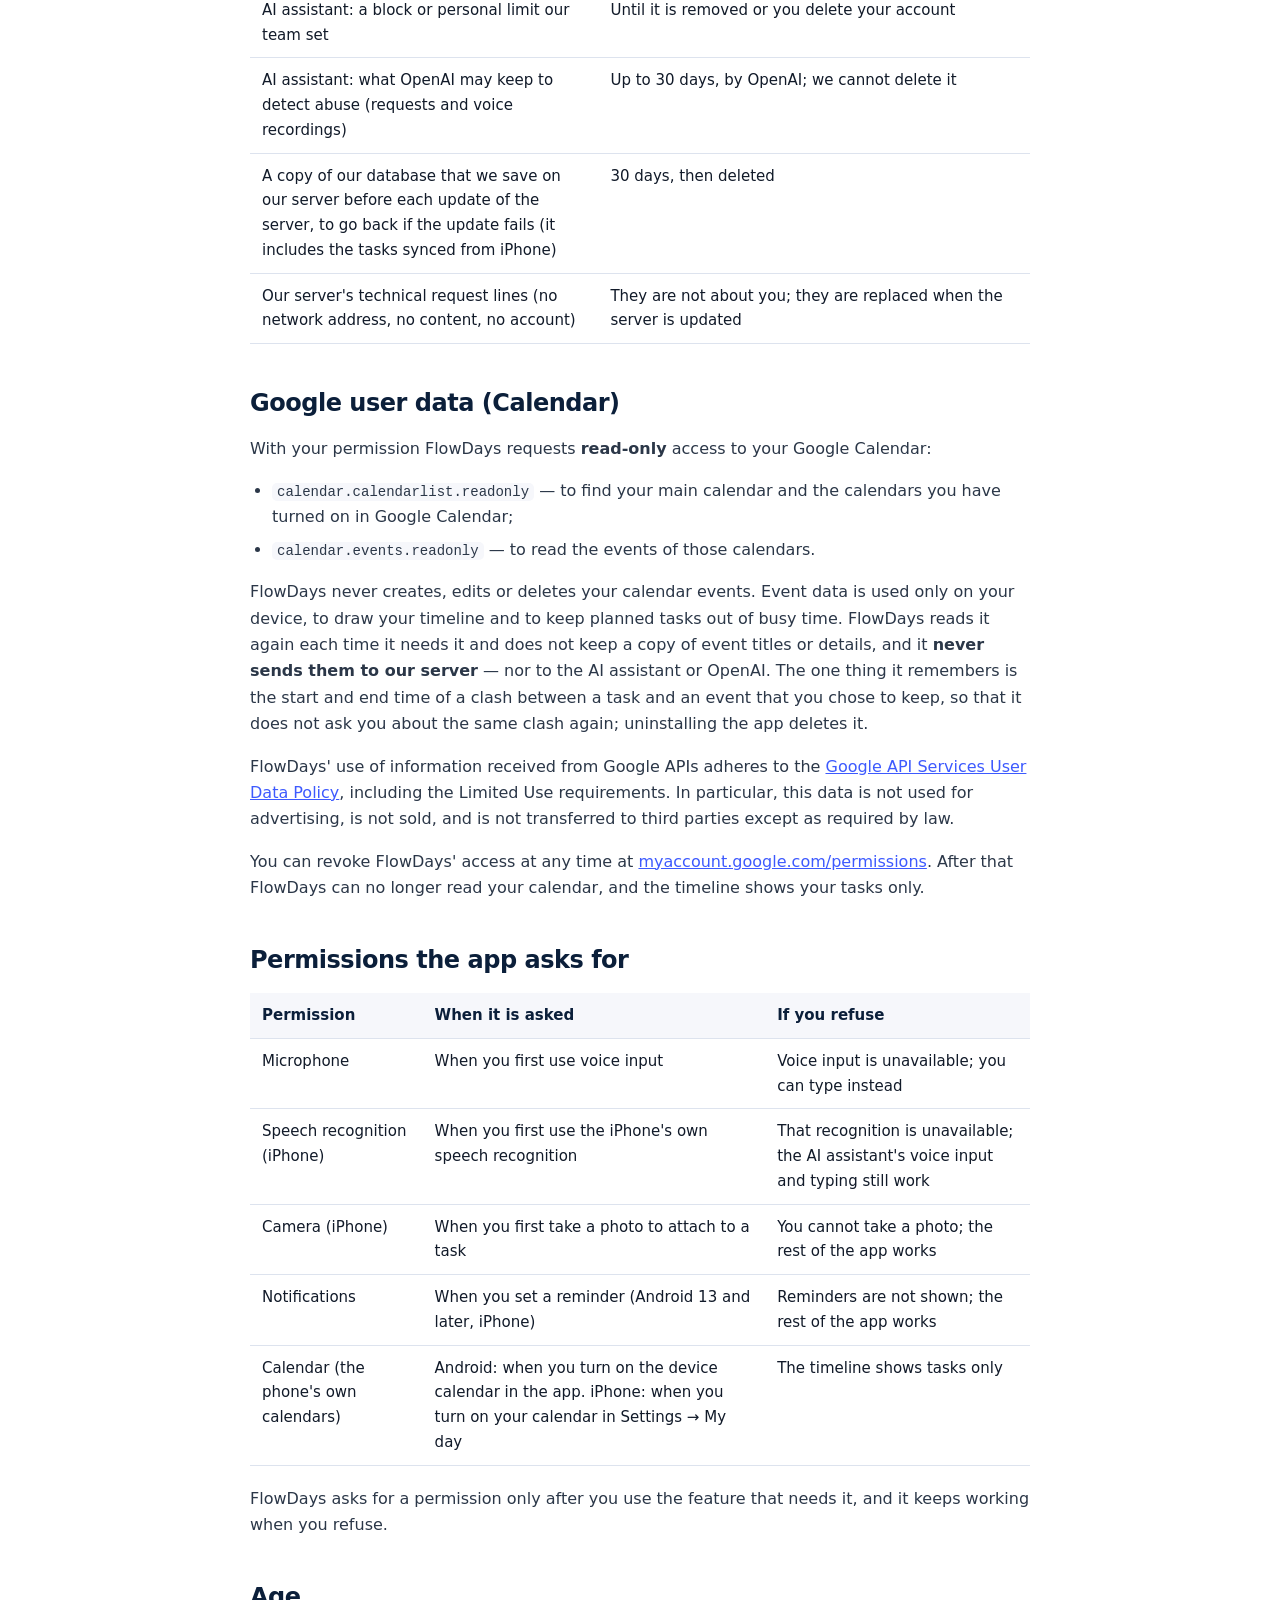
<file: privacy.html>
<!doctype html>
<html lang="en">
<head>
  <meta charset="utf-8">
  <meta name="viewport" content="width=device-width, initial-scale=1">
  <meta name="theme-color" content="#0b1f3a">
  <meta name="description" content="How FlowDays handles your data: your account, task sync on iPhone, the AI assistant, optional usage statistics, no ads.">
  <title>Privacy Policy — FlowDays</title>
  <link rel="icon" type="image/png" sizes="32x32" href="/assets/favicon-32.png">
  <link rel="apple-touch-icon" href="/assets/apple-touch-icon.png">
  <link rel="stylesheet" href="/styles.css">
</head>
<body>
  <header class="shell header">
    <a class="brand" href="/"><img src="/assets/icon-192.png" alt="">FlowDays</a>
    <nav class="nav" aria-label="Main">
      <a href="/">Home</a>
      <a href="/privacy" aria-current="page">Privacy</a>
      <a href="/terms">Terms</a>
      <a href="/support">Support</a>
    </nav>
  </header>

  <main class="doc">
    <div class="shell">
      <h1>Privacy Policy</h1>
      <p><strong>App:</strong> FlowDays for Android and iPhone (<code>app.flowdays.planner</code>)<br>
<strong>Publisher:</strong> Keystone TL Apex Holdings LLC (developer name on Google Play: TI Labs), Wyoming, United States<br>
<strong>Contact:</strong> <a href="mailto:support@flowdays.app">support@flowdays.app</a><br>
<strong>Version:</strong> 2.2 — effective 17 October 2026</p>

      <h2>Short version</h2>
      <ul>
        <li>FlowDays needs an <strong>account</strong>. On Android you sign in with Google or with a code we email you, and tell us your name, birthday and what you want to use FlowDays for. On iPhone you sign in with Apple or Google; the iPhone app does not ask for your name or birthday.</li>
        <li><strong>On iPhone your tasks sync with your account.</strong> Each task's title, notes, subtasks, times, reminders and repeats are kept on our server, so that they are the same on every device you sign in on and come back on a new phone. Files and photos you attach, and your settings, stay on the phone. <strong>On Android your tasks, notes and attachments stay on your phone</strong> in this version; Android sync comes later, and this policy will say so before it does. The AI assistant is separate (next point).</li>
        <li>The <strong>AI assistant</strong> works only after you agree (on iPhone, signing up includes this agreement — see <em>AI assistant</em>). When you ask it something, your request and the tasks it needs to look at (titles, days, times, subtasks) go through our server to <strong>OpenAI in the United States</strong>, which works out the answer. If you <strong>speak</strong> to it, the recording also goes through our server to OpenAI to be turned into text; our server deletes the recording right after (OpenAI may keep it for up to 30 days). We keep your requests (typed or turned into text from your voice) and the answers for <strong>30 days</strong>, and our team may read them to check quality and stop abuse; usage numbers are kept for 180 days. You can turn it off in Settings at any time.</li>
        <li>If you say yes, the Android app sends us <strong>usage statistics</strong>: which screens you open, how many tasks you make and finish, in broad groups. <strong>Never the words you write</strong>, never your tasks, notes, calendar events or voice. You choose when you sign up, and you can turn it off at any time. The iPhone app does not send usage statistics.</li>
        <li>You can <strong>delete your account</strong> in the app (Android: Settings → your name → Delete account; iPhone: Settings → AI → Delete account). What we hold about you is deleted at once; the few things that are not are listed under <em>What deleting does not remove</em>.</li>
        <li>We do not sell your data and we do not show ads.</li>
      </ul>

      <h2>Who is responsible</h2>
      <p>Keystone TL Apex Holdings LLC (Wyoming, United States) is the controller of the data described here. You can write to us at <a href="mailto:support@flowdays.app">support@flowdays.app</a>.</p>

      <h2>What stays on your device</h2>
      <ul>
        <li>Files and photos you attach to tasks.</li>
        <li>Tasks, their times, durations, repeats, reminders, subtasks and notes. On iPhone they are also kept on our server while you are signed in (see <em>Your tasks on our server (iPhone)</em>); on Android they stay only on the phone.</li>
        <li>Your day settings: wake and sleep times, working hours, time zone, language, theme. (On iPhone the wake and sleep times also sync.)</li>
        <li>Plans FlowDays builds for you, including the last plan so you can undo it.</li>
        <li>Focus sessions you run: when they started and ended, and for which task.</li>
        <li>On iPhone, tasks you deleted, for 30 days in <strong>Recently deleted</strong>, so that you can bring them back.</li>
        <li>A small queue of usage statistics waiting to be sent (Android, only if you said yes — see below).</li>
      </ul>
      <p>This data stays in the app's private storage on your device. Uninstalling the app deletes it from the phone; on iPhone the copy of your tasks in your account stays until you delete the tasks or the account.</p>
      <p>If you turn on your calendar (on iPhone: Settings → My day), FlowDays reads the phone's calendars to show your events as busy time. Event titles and details are not saved by FlowDays and never leave the phone — they are not synced and not sent to the AI assistant. (Google Calendar on Android: see <em>Google user data</em>.)</p>
      <p>If Android backup is turned on for your Google account, Android may include this storage in your phone's backup and restore it on a new phone. That backup is made and kept by Google under your Google account, not by us, and you control it in your phone's backup settings. On iPhone, iCloud Backup or a backup to your computer may include it in the same way; that backup is made by Apple or by you, not by us.</p>

      <h2>Your account</h2>
      <p>When you create an account we keep, on our server:</p>
      <div class="table-wrap">
        <table>
          <thead><tr><th>What</th><th>Why</th><th>Required?</th></tr></thead>
          <tbody>
            <tr><td>How you signed in: for Google, Google's stable ID for your account (we do <strong>not</strong> keep your Google email address); for Apple, Apple's stable ID for your account (FlowDays does not ask Apple for your name or email address); for email, your email address</td><td>To recognise you when you come back</td><td>Yes</td></tr>
            <tr><td>Your <strong>name</strong> and <strong>birthday</strong></td><td>To set up your account and to check the minimum age (13). In statistics your birthday is used only as an age group such as "18–24". Our team can see the exact date on your account (see <em>What our team can see</em>)</td><td>Yes on Android. The iPhone app does not ask for them</td></tr>
            <tr><td>What you want to use FlowDays for (work, study, home…)</td><td>To understand what the app is used for and to improve it. You can skip it</td><td>No</td></tr>
            <tr><td>Your app <strong>language</strong> and <strong>time zone</strong></td><td>To show the app in your language and to work out your approximate country (see Statistics)</td><td>Yes</td></tr>
            <tr><td>When the account was created and last changed</td><td>To run the service</td><td>Yes</td></tr>
            <tr><td>Your choices about statistics and about the AI assistant, and <strong>every time you changed them</strong> (yes or no, the version of the text you saw, the moment)</td><td>As a record that you consented, or did not</td><td>Yes</td></tr>
            <tr><td>A sign-in <strong>session</strong>: a secret that lets your phone stay signed in for up to 30 days. We keep only a one-way fingerprint of it, and the record of the session stays until you delete your account</td><td>To keep you signed in without asking for a code each time</td><td>Yes</td></tr>
          </tbody>
        </table>
      </div>
      <p>If you sign in with email, we send a 6-digit code to your address. The code is valid for 10 minutes. We keep your address and only a one-way fingerprint of the code, and the record is deleted within about a day after the code expires. FlowDays does not use passwords. The email comes from codes@flowdays.app and is delivered by <strong>Resend</strong>, our email delivery service in the United States: it receives your address and the email with the code, and keeps a record of the email and whether it was delivered for 30 days.</p>
      <p>On iPhone your tasks are part of your account (next section); on Android they are not. Your calendar, the files you attach and your voice recordings are <strong>never</strong> part of your account on our server. If you use the AI assistant, what you asked it (including the text made from your voice), its answers and the titles of the tasks those answers change or ask about are kept for 30 days (see <em>AI assistant</em>).</p>

      <h2>Your tasks on our server (iPhone)</h2>
      <p>While you are signed in on iPhone, FlowDays keeps your tasks in step with your account. The app sends them to our server over an encrypted connection (HTTPS) and fetches the changes made on your other devices. For this our server keeps:</p>
      <ul>
        <li><strong>each task:</strong> its title, note, subtasks (their titles and whether each is done), start time and duration or due day, priority, repeat, reminder time and whether the reminder is on, whether it is fixed, pinned or done and when it was done, its place in the Inbox list, the icon and colour it shows, and when it was created;</li>
        <li>for a repeating task, the <strong>days you finished</strong> it;</li>
        <li>your <strong>wake and sleep times</strong> and whether they are on.</li>
      </ul>
      <p>The app does <strong>not</strong> send: files and photos attached to tasks, which Inbox page a task is on, the days you took out of a repeating task, your other settings (theme, language, voice and so on), focus sessions, calendar events, or what is in <em>Recently deleted</em>.</p>
      <p><strong>Why:</strong> so that your tasks are the same on every device you sign in on and are not lost with your phone. This is part of the service you signed up for.</p>
      <p><strong>Deleting a task</strong> removes its content from our server at once, and your other devices remove it too. So that a device that was offline also learns about it, the server keeps only the task's internal number, a version number, the dates and the mark "deleted" — no title, note or other content. For each change the server also keeps a technical record (the change's number, the task's internal number and a one-way fingerprint of the change, never its words), so that a change the app sends twice is not applied twice. These technical records stay until you delete your account.</p>
      <p><strong>Signing out</strong> keeps your tasks on the iPhone and in your account. <strong>Deleting your account</strong> deletes them from our server at once; they stay on that iPhone (see <em>Your choices and rights</em>).</p>

      <h2>Statistics — only if you say yes</h2>
      <p>This section is about the Android app; the iPhone app does not send usage statistics.</p>
      <p>Right after you create your account FlowDays asks whether it may send usage statistics. The two buttons are the same size and nothing is pre-selected. If you say "Not now", the app works exactly the same, and we may ask once more, no sooner than three months later.</p>
      <p>If you say yes, FlowDays sends us <strong>events</strong> such as: the app was opened; a screen was opened; a task was created, finished, moved or deleted; a focus session started or ended; voice input was used; an AI question was asked or a plan was applied; a first-run step was completed. Each event carries only choices from fixed lists (for example the kind of task: "work", "sport", "other"), yes/no values and size groups (for example "1–3 subtasks", "up to 30 minutes"). Each also carries when it happened and your phone's time-zone offset.</p>
      <p>With every batch we also send: a random <strong>install ID</strong> made by the app (not your advertising ID — FlowDays does not use one), the app version and build, your Android version, whether the device is a phone or a tablet, your app language and time zone.</p>
      <p><strong>Statistics never contain:</strong> the text of tasks, notes or subtasks; names of files; what you said by voice; what you typed or said to the AI assistant (that goes only to the assistant, see <em>AI assistant</em>); calendar events or their titles; contacts; your location; or any identifier other than the above.</p>
      <p>Where you are (country) is worked out on our server from your time zone and language setting, as a country code only.</p>
      <p>You can turn statistics off at any time in <strong>Settings → your name → Statistics</strong>. When you do:</p>
      <ol>
        <li>the phone stops making events and empties its queue straight away;</li>
        <li>the app asks whether we should also <strong>delete what we already received</strong>. If you say yes, all events and install records of your account are deleted from our server.</li>
      </ol>
      <p>We use statistics to see how many people use the app and what they find useful, so we can fix problems and improve FlowDays. They are not used for advertising and are not sold or shared.</p>

      <h2>AI assistant — only if you turn it on</h2>
      <p>FlowDays has an assistant that turns what you type or say ("tomorrow a lesson at 9, football at 11…") into new or changed tasks. It runs on our server, which uses <strong>OpenAI</strong> to understand the request and to turn speech into text. The rest of FlowDays works without it.</p>
      <p><strong>Your choice.</strong> Before you use the assistant for the first time, FlowDays shows a short text (version <code>ai-2</code>) and asks. It covers both typed and spoken requests, including that your voice recordings go to OpenAI (see <em>Voice</em> below). The two buttons are the same size and nothing is pre-selected. If you say "Not now", the assistant stays off and nothing is sent. If the text changes, we ask again before the assistant works — so if you agreed to the earlier text (<code>ai-1</code>, which said voice stays on your phone), the app asks you again. Your answer and every change of it are kept with your account (see <em>Your account</em>). This choice is separate from statistics: one does not turn the other on or off.</p>
      <p><strong>On iPhone</strong> the agreement is part of signing up. Under the sign-in buttons the sign-up screen says that by continuing you accept the terms and this policy and allow FlowDays AI to process the text of your tasks and your voice through OpenAI, and that you can turn this off in Settings → AI. Signing up there records your agreement to <code>ai-2</code>. You can withdraw it at any time in <strong>Settings → AI</strong> by switching off <strong>Allow processing of tasks and speech</strong>; the rest of the app keeps working without the assistant.</p>
      <p><strong>What the app sends when you ask.</strong> Each time you send a request, the app sends our server:</p>
      <ul>
        <li>if you <strong>speak</strong>, first the <strong>recording</strong> of what you said, to be turned into text (see <em>Voice</em> below);</li>
        <li>your request as <strong>text</strong>: what you typed, the text made from your voice, or the suggestion you tapped, and, if you picked one of the assistant's options, which one;</li>
        <li>the <strong>tasks the assistant needs to look at</strong>: those from yesterday to two weeks ahead and up to 50 from your Inbox, never more than 150. For each: its <strong>title</strong>, day, start time, due day, duration, whether it is fixed or done, its priority, how it repeats (with its next three days) and its <strong>subtasks</strong> (titles, done or not);</li>
        <li>the last messages of the current conversation with the assistant (up to 6), so that it understands a follow-up; our server uses this copy for the answer and does not keep it;</li>
        <li>today's date, the time now and your time zone; your wake-up and sleep times;</li>
        <li>the app version, Android or iPhone, the app language and, if you spoke, the language set for voice input.</li>
      </ul>
      <p>It <strong>never sends</strong> task notes, attachments, your calendar events (Google or the phone's), contacts, your location or anything from other apps.</p>
      <p><strong>What goes to OpenAI.</strong> Our server passes on your request, the conversation messages, the tasks as listed above, today's date and time and your wake-up and sleep times. If you spoke, it first passes on the recording and may add, as a hint for recognition, the language set for voice input. It does <strong>not</strong> pass on your name, email address, birthday, account number, time zone, app language setting or device details. Instead of your account number OpenAI gets a code made from it with a secret key, so that it can tell one account's requests from another's to prevent abuse, without learning who you are.</p>
      <p>OpenAI (United States) processes this for us, as our service provider, to produce the answer and to turn recordings into text. We tell OpenAI not to store requests for later use (<code>store: false</code>). OpenAI may still keep a request or a recording for <strong>up to 30 days</strong> to detect and stop abuse of its service, and deletes it after that unless the law requires it to keep it longer; we cannot delete or shorten that copy. OpenAI does not use data sent through its API to train its models, and we have not chosen to share it with OpenAI for that.</p>
      <p><strong>The answer.</strong> The assistant answers by proposing changes to your tasks — new tasks, and changing, moving, finishing or deleting existing ones — or by asking a short question with fixed options. Our server checks the proposal, and your <strong>phone</strong> makes the changes in its own storage; the assistant does not save your tasks (what it does keep is in the table below). On iPhone the changed tasks then sync with your account like any other change (see <em>Your tasks on our server (iPhone)</em>). Deleting a task, changing or moving a fixed task, moving a repeating task (the whole series moves) and changes to more than five existing tasks at once wait for you to confirm; other changes are made at once, and the app shows a button to undo them. The only text the assistant writes is the titles, subtasks and notes of the tasks it proposes; everything else you see is fixed text of the app.</p>
      <p><strong>What we keep, and for how long.</strong></p>
      <div class="table-wrap">
        <table>
          <thead><tr><th>What</th><th>How long</th></tr></thead>
          <tbody>
            <tr><td><strong>Voice recordings</strong></td><td><strong>Not kept.</strong> Our server holds a recording only in memory while it is turned into text, never writes it to disk or to its logs, and drops it right after — also when that fails. (OpenAI's copy: see above.)</td></tr>
            <tr><td>Your request text (typed, or the text made from your voice), the assistant's answer exactly as it was sent to your phone (including the titles, subtasks and notes it proposed), the AI model's raw output, and the titles of your existing tasks that the answer changes or asks about</td><td><strong>30 days</strong>, then deleted automatically</td></tr>
            <tr><td>A one-way fingerprint of the request text, used to notice the same text sent many times</td><td>30 days, deleted with the text</td></tr>
            <tr><td><strong>Numbers</strong> about each request: when; app version, platform and app language; typed, spoken or tapped; the length of the text and how many tasks and messages came with it; the kind of answer and how many changes of each kind it proposed; the language you wrote in; the AI model, its token count, cost and response time; for a spoken request, how long the recording was, the language, and the transcription model, cost and time; any error; whether you applied, skipped or undid the changes; the reason of a report; a random conversation number and a one-way fingerprint of the whole request, used only to recognise the same request if the app sends it again (the words themselves are not in it)</td><td><strong>180 days</strong>. Then they are added into daily totals (per day, platform, language, model and kind of answer) that contain no account, and the record of the request is deleted</td></tr>
            <tr><td>Your <strong>daily use</strong> (requests, tokens and cost per day, for the daily limit)</td><td>180 days</td></tr>
            <tr><td><strong>Signals</strong> for our team about possible abuse: a limit reached, the same text sent many times, many requests that are not about planning, a refusal by the AI, an answer our server could not use, a report you made</td><td>180 days</td></tr>
            <tr><td>A block or a personal daily limit our team set for the assistant on your account</td><td>Until it is removed or you delete your account</td></tr>
            <tr><td>Daily totals with no account in them (requests and cost per day; by platform, language, model and kind of answer)</td><td>Kept; they are not about you</td></tr>
          </tbody>
        </table>
      </div>
      <p>The other tasks sent with a request and the earlier conversation messages are <strong>not</strong> kept — only how many there were. The texts and recordings never go into usage statistics, our server logs or advertising.</p>
      <p><strong>Who can read it.</strong> Our team may read your requests and the answers to check the quality of the answers and to stop abuse. Only the <strong>owner</strong> role of our admin panel can open the words; each time, the panel records who opened which request and when. Support staff see only the numbers, the signals, your choices about the assistant and whether it is blocked for your account. If we see abuse, the owner may switch the assistant off for an account or give it a lower daily limit; a signal alone never does that. Nobody on our team can listen to your voice: recordings are not kept. The text made from a recording is read like any other request.</p>
      <p><strong>Voice.</strong> When the assistant is on and you speak to it (with the microphone in the assistant, on the <strong>+</strong> button or in the Inbox), the app records what you say while you speak and sends the recording through our server to OpenAI in the United States, which turns it into text. Our server holds the recording only in memory while this happens: it never writes it to disk or to its logs, and drops it right after the text is ready, or as soon as the attempt fails. The app does not keep the recording on your phone either. OpenAI may keep a recording for <strong>up to 30 days</strong> to detect and stop abuse, and then deletes it; we cannot delete or shorten that copy. The text made from your recording is then handled exactly like a typed request: it goes to the assistant as described above and is kept for 30 days. The numbers about it (how long the recording was, the language, the transcription model, cost and time, any error) are kept for 180 days like the other numbers. If you prefer that your voice does not leave your phone, type instead.</p>
      <p>Your phone's own speech recognition is used instead (on most Android phones this is Google's service; on iPhone it is Apple's, on the iPhone itself when the language allows it — see <em>What leaves your device</em>), and FlowDays then sends only the recognised text, when: you have no account, you have not agreed to the assistant or have turned it off, you are offline, or our server cannot take the recording at that moment.</p>
      <p><strong>Limits, reports and filtering.</strong> Each account has a daily number of requests. Next to every answer there is a <strong>Report</strong> button; a report (wrong, harmful or other) goes to our team. We do <strong>not</strong> run a separate automated content filter on requests or answers.</p>
      <p><strong>Age.</strong> The assistant is open to everyone who may use FlowDays — 13 and older (see <em>Age</em>).</p>
      <p><strong>Turning it off.</strong> In <strong>Settings → AI</strong>, switch off <strong>AI on the server</strong> (Android) or <strong>Allow processing of tasks and speech</strong> (iPhone), at any time. The assistant stops at once and the app sends nothing more to it — no text and no recordings; voice input then uses your phone's own speech recognition. What we already keep is deleted when its time in the table above is up; there is no button to delete it sooner. Deleting your account deletes all of it at once (only the totals with no account remain, the per-minute and per-hour counters for at most a day, and OpenAI's copy for up to 30 days). You can also use the rights described under <em>Your choices and rights</em>.</p>

      <h2>What leaves your device</h2>
      <div class="table-wrap">
        <table>
          <thead><tr><th>What</th><th>Where it goes</th><th>Why</th><th>When</th></tr></thead>
          <tbody>
            <tr><td>Your account details (above)</td><td>Our server</td><td>To create and run your account</td><td>Always</td></tr>
            <tr><td>Your tasks, the days you finished repeating tasks, and your wake and sleep times (see <em>Your tasks on our server (iPhone)</em>)</td><td>Our server</td><td>To keep your tasks the same on your devices and safe if you lose your phone</td><td>iPhone, whenever you are signed in. Not on Android in this version</td></tr>
            <tr><td>Sign-in with Google</td><td>Google, then our server</td><td>To prove who you are. FlowDays receives a signed proof from Google; we keep only Google's ID for your account</td><td>If you choose Google</td></tr>
            <tr><td>Sign-in with Apple</td><td>Apple, then our server</td><td>To prove who you are. FlowDays receives a signed proof from Apple; we keep only Apple's ID for your account</td><td>If you choose Apple (iPhone)</td></tr>
            <tr><td>Sign-in codes</td><td>Our server, then Resend (United States), which delivers the email to your address</td><td>To send you the code</td><td>If you choose email sign-in</td></tr>
            <tr><td>Usage statistics (above)</td><td>Our server</td><td>To understand and improve the app</td><td><strong>Only if you said yes</strong> (Android)</td></tr>
            <tr><td>AI assistant requests: the request as text, the tasks it needs to look at, the conversation (see <em>AI assistant</em>)</td><td>Our server, then OpenAI (United States)</td><td>To answer the request</td><td><strong>Only if you turned the assistant on</strong>, each time you ask it</td></tr>
            <tr><td>Voice recordings for the AI assistant</td><td>Our server (memory only, not kept), then OpenAI (United States)</td><td>To turn your speech into the text of the request</td><td><strong>Only if you turned the assistant on</strong>, each time you speak to it</td></tr>
            <tr><td>Calendar read requests</td><td>Directly from your phone to Google (<code>googleapis.com</code>), signed in with the Google account you chose</td><td>To show your meetings on the timeline and to avoid planning tasks over them</td><td>Only if you connect Google Calendar (Android)</td></tr>
            <tr><td>Voice input without the AI assistant</td><td>The speech recognition service built into your phone: on Android usually Google's; on iPhone Apple's, which works on the iPhone itself when the language allows it</td><td>To turn speech into task text. In this case FlowDays does not record, store or upload audio itself; to the AI assistant it sends only the recognised text</td><td>When you use voice input and the assistant is off or cannot take the recording (see <em>AI assistant</em> → <em>Voice</em>)</td></tr>
          </tbody>
        </table>
      </div>
      <p>Nothing else is transmitted. FlowDays has no advertising SDK, no third-party analytics SDK and no crash-reporting SDK. (Google Play collects its own crash and performance reports for apps, and Apple shares crash reports with developers if you allowed that in your iPhone settings; we receive them from the store.)</p>

      <h2>Who processes data for us</h2>
      <p>We use these providers to run the service. They process data only on our instructions.</p>
      <div class="table-wrap">
        <table>
          <thead><tr><th>Provider</th><th>For</th><th>Region</th></tr></thead>
          <tbody>
            <tr><td>Hetzner Online</td><td>Runs our server and its database (accounts, tasks synced from iPhone, statistics, AI assistant records)</td><td>Germany (Nuremberg)</td></tr>
            <tr><td>OpenAI</td><td>Works out the AI assistant's answers and turns voice recordings for it into text (see <em>AI assistant</em>)</td><td>United States</td></tr>
            <tr><td>Resend</td><td>Delivers the email with your sign-in code (your email address and the email)</td><td>United States</td></tr>
            <tr><td>Cloudflare</td><td>Hosts and protects access to our internal admin panel; DNS</td><td>Global</td></tr>
            <tr><td>GitHub Pages</td><td>Hosts flowdays.app (this policy and the support pages)</td><td>Global</td></tr>
            <tr><td>Google (Play, Sign-In, Calendar)</td><td>Distributes the Android app; signs you in; lets you read your own calendar</td><td>Global</td></tr>
            <tr><td>Apple (App Store, TestFlight, Sign in with Apple)</td><td>Distributes the iPhone app; signs you in</td><td>Global</td></tr>
          </tbody>
        </table>
      </div>
      <p>For each request our server writes one technical line for fixing faults: the time, the kind of request, the result and how long it took. It does not write your network address, what you sent or who you are, and the proxy in front of the server keeps no access log. We do not write your address to our database.</p>

      <h2>What our team can see</h2>
      <p>A small team runs FlowDays. We use an internal admin panel. Access is limited to named people, goes through Cloudflare Access and a Google sign-in, and every look at a person's account is recorded. There are three roles: some see only totals and charts (never a named person); <strong>support</strong> can open one person's account; the <strong>owner</strong> can do everything.</p>
      <p>On a person's account the panel shows:</p>
      <ul>
        <li>what you gave us when you signed up: your <strong>name</strong>, your <strong>exact birthday and age</strong>, what you want to use FlowDays for, your language, time zone and country (worked out as described above);</li>
        <li>how you sign in (Google, Apple or email — not your email address or Google or Apple ID), when the account was created and changed, when you were last seen, and how many sessions are active;</li>
        <li>your statistics choice and every time you changed it;</li>
        <li>your installs (platform, app and Android version, phone or tablet, country) and, <strong>only if you turned statistics on</strong>, your recent usage events with their choices (never words you wrote);</li>
        <li><strong>notes and labels</strong> that staff add to an account to help with support;</li>
        <li><strong>how many</strong> tasks and other synced records your account has — the number only, never their titles or content;</li>
        <li><strong>only if you use the AI assistant:</strong> the numbers about your requests, the abuse signals, your choices about the assistant, and whether it is blocked or limited for your account. The words of your requests and of the answers can be opened only by the <strong>owner</strong>, for 30 days, and every opening is recorded (see <em>AI assistant</em>).</li>
      </ul>
      <p>The panel never shows the content of your tasks or notes, and it cannot show your files, calendar or voice recordings, which are not on our server. The one exception is what you sent to the AI assistant (including the text made from your voice) and its answers, as described above. The tasks synced from iPhone are in our database; the people who run the server can reach the database to keep it working, and they do not open the content of your tasks except to fix a problem you asked us to fix or when the law requires it.</p>
      <p>Each time a person's account is opened the panel records who looked, when and which internal account number — never your name, birthday, email address or tasks. When the owner opens AI requests, the record also names which requests, but never their words. Those records are kept for 2 years and then deleted.</p>
      <p>We also keep short-lived counters on our server to stop abuse (for example too many sign-in attempts). They are keyed by a one-way fingerprint of the network address, not by the address, and are swept as they expire. The AI assistant's per-minute and per-hour counters are keyed by your account number and last at most a day.</p>

      <h2>Store reviews</h2>
      <p>If you write a review of FlowDays on Google Play, our panel copies its text, star rating, language, app version, Android version and device model so we can read and answer it. We do not copy your name. Our reply is public on Google Play. We also read the statistics Google Play gives every developer (installs, ratings, crashes); those are totals, not about one person. Google tells us about a review only for about a week: if you later delete a review on Google Play, write to <a href="mailto:support@flowdays.app">support@flowdays.app</a> and we delete our copy.</p>

      <h2>How long we keep it</h2>
      <div class="table-wrap">
        <table>
          <thead><tr><th>What</th><th>How long</th></tr></thead>
          <tbody>
            <tr><td>Your account details, session and statistics choices</td><td>Until you delete your account</td></tr>
            <tr><td>Your tasks synced from iPhone, the days you finished repeating tasks, and your wake and sleep times</td><td>Until you delete them or your account. A deleted task's content is removed at once</td></tr>
            <tr><td>What remains of a deleted task (internal number, version, dates, the mark "deleted") and the technical records of sync changes (no content)</td><td>Until you delete your account</td></tr>
            <tr><td>Usage events</td><td>180 days, then deleted automatically; or sooner if you ask us to delete them or delete your account</td></tr>
            <tr><td>Install records</td><td>13 months after the install was last active; or when you delete your account</td></tr>
            <tr><td>Sign-in sessions</td><td>A session stops working after 30 days, or when you sign out. The record of it (one-way fingerprints and dates only) stays until you delete your account: it is how we know when you were last active</td></tr>
            <tr><td>Notes and labels our team added to your account</td><td>Until you delete your account</td></tr>
            <tr><td>Log of our staff's actions in the admin panel</td><td>2 years, then deleted. It records the action and an internal number, never your name, birthday, email or tasks</td></tr>
            <tr><td>Store reviews you wrote on Google Play</td><td>As long as we run the app (see <em>Store reviews</em>)</td></tr>
            <tr><td>Sign-in codes (the record)</td><td>Valid 10 minutes; the record is deleted within about a day after</td></tr>
            <tr><td>The sign-in email at Resend (your address, the email, whether it was delivered)</td><td>30 days, by Resend; the code in it stops working after 10 minutes</td></tr>
            <tr><td>AI assistant: voice recordings</td><td>Not kept: held in our server's memory only until they are turned into text, then dropped</td></tr>
            <tr><td>AI assistant: your requests (typed or made from your voice), the answers and the titles of tasks they change or ask about</td><td>30 days, then deleted automatically; or when you delete your account</td></tr>
            <tr><td>AI assistant: numbers about each request, daily use and abuse signals</td><td>180 days; or when you delete your account. Per-request numbers then become daily totals with no account in them</td></tr>
            <tr><td>AI assistant: a block or personal limit our team set</td><td>Until it is removed or you delete your account</td></tr>
            <tr><td>AI assistant: what OpenAI may keep to detect abuse (requests and voice recordings)</td><td>Up to 30 days, by OpenAI; we cannot delete it</td></tr>
            <tr><td>A copy of our database that we save on our server before each update of the server, to go back if the update fails (it includes the tasks synced from iPhone)</td><td>30 days, then deleted</td></tr>
            <tr><td>Our server's technical request lines (no network address, no content, no account)</td><td>They are not about you; they are replaced when the server is updated</td></tr>
          </tbody>
        </table>
      </div>

      <h2>Google user data (Calendar)</h2>
      <p>With your permission FlowDays requests <strong>read-only</strong> access to your Google Calendar:</p>
      <ul>
        <li><code>calendar.calendarlist.readonly</code> — to find your main calendar and the calendars you have turned on in Google Calendar;</li>
        <li><code>calendar.events.readonly</code> — to read the events of those calendars.</li>
      </ul>
      <p>FlowDays never creates, edits or deletes your calendar events. Event data is used only on your device, to draw your timeline and to keep planned tasks out of busy time. FlowDays reads it again each time it needs it and does not keep a copy of event titles or details, and it <strong>never sends them to our server</strong> — nor to the AI assistant or OpenAI. The one thing it remembers is the start and end time of a clash between a task and an event that you chose to keep, so that it does not ask you about the same clash again; uninstalling the app deletes it.</p>
      <p>FlowDays' use of information received from Google APIs adheres to the <a href="https://developers.google.com/terms/api-services-user-data-policy">Google API Services User Data Policy</a>, including the Limited Use requirements. In particular, this data is not used for advertising, is not sold, and is not transferred to third parties except as required by law.</p>
      <p>You can revoke FlowDays' access at any time at <a href="https://myaccount.google.com/permissions">myaccount.google.com/permissions</a>. After that FlowDays can no longer read your calendar, and the timeline shows your tasks only.</p>

      <h2>Permissions the app asks for</h2>
      <div class="table-wrap">
        <table>
          <thead><tr><th>Permission</th><th>When it is asked</th><th>If you refuse</th></tr></thead>
          <tbody>
            <tr><td>Microphone</td><td>When you first use voice input</td><td>Voice input is unavailable; you can type instead</td></tr>
            <tr><td>Speech recognition (iPhone)</td><td>When you first use the iPhone's own speech recognition</td><td>That recognition is unavailable; the AI assistant's voice input and typing still work</td></tr>
            <tr><td>Camera (iPhone)</td><td>When you first take a photo to attach to a task</td><td>You cannot take a photo; the rest of the app works</td></tr>
            <tr><td>Notifications</td><td>When you set a reminder (Android 13 and later, iPhone)</td><td>Reminders are not shown; the rest of the app works</td></tr>
            <tr><td>Calendar (the phone's own calendars)</td><td>Android: when you turn on the device calendar in the app. iPhone: when you turn on your calendar in Settings → My day</td><td>The timeline shows tasks only</td></tr>
          </tbody>
        </table>
      </div>
      <p>FlowDays asks for a permission only after you use the feature that needs it, and it keeps working when you refuse.</p>

      <h2>Age</h2>
      <p>You must be <strong>13 or older</strong> to use FlowDays (or the higher minimum age in your country); FlowDays is not directed to children. The Android app asks for your birthday when you sign up; the iPhone app does not ask, and relies on this rule and the App Store age rating. If you are under 13 we do not accept the profile — no name or birthday is saved and you cannot use the app. The empty account that signing in created can be deleted in the app or by writing to us. We do not knowingly collect data from children under 13; if you believe a child has an account, write to us and we will delete it.</p>
      <p>The AI assistant has the same minimum age: anyone who may use FlowDays may use it.</p>

      <h2>Your choices and rights</h2>
      <ul>
        <li><strong>Statistics:</strong> turn off and, if you want, delete what was sent — in the app, as described above.</li>
        <li><strong>AI assistant:</strong> turn it off in Settings → AI at any time; it stops at once. What was kept is deleted when its time is up, or at once when you delete your account (see <em>AI assistant</em>). If you want the assistant but not your voice to leave the phone, type instead of speaking.</li>
        <li><strong>Delete your account:</strong> in the app (Android: Settings → your name → Delete account; iPhone: Settings → AI → Delete account) or see <a href="/delete-account">flowdays.app/delete-account</a>. It is immediate and cannot be undone. It deletes your profile, sign-in method, sessions, statistics and AI choices and their history, usage events and installs, the tasks synced from iPhone and what remains of deleted ones, everything the AI assistant kept about you, and our team's notes and labels. On Android FlowDays also erases what it kept on the phone; on iPhone your tasks stay on that iPhone, because after the deletion it holds the only copy.</li>
        <li><strong>What deleting does not remove:</strong> records of staff access, which hold only an internal number (see <em>What our team can see</em>); the copies of our database saved before a server update, including synced tasks, for up to 30 days (see <em>How long we keep it</em>); a copy of a Google Play review you wrote (write to us); totals that were never about you (store statistics, AI daily totals with no account); the AI assistant's per-minute and per-hour counters, which hold only an internal number and a count, for at most a day; OpenAI's copy of AI requests and voice recordings for up to 30 days; Resend's record of a sign-in email for up to 30 days; and a phone backup you made yourself (Android backup in your Google account, or an iCloud or computer backup of your iPhone).</li>
        <li><strong>Everything else:</strong> you can ask us to show you what we hold about you, to correct it (on Android your name, birthday and goals can be changed in the app, in Settings → your name), to give you a copy, or to delete it, by writing to <a href="mailto:support@flowdays.app">support@flowdays.app</a>. We answer within 3 working days and will need to confirm it is your account. On iPhone you can also save a copy of your tasks yourself, in Settings → About → Export tasks.</li>
        <li><strong>Withdrawing consent</strong> for statistics or for the AI assistant does not affect what was done before you withdrew.</li>
        <li>If you live in the European Economic Area, the United Kingdom, Switzerland or Türkiye you have the rights of your data protection law (access, correction, deletion, restriction, objection, portability), and the right to complain to your data protection authority.</li>
      </ul>
      <p><strong>Why we may use your data (for people in the EEA/UK):</strong> to provide the account you asked for and, on iPhone, to keep your tasks in sync across your devices (contract); to send statistics only if you agreed (consent); to answer the AI assistant requests you make (contract), and to send them and your voice recordings to OpenAI and keep them as described only because you agreed (consent); and to keep the service secure and prevent abuse, including the AI assistant's limits, abuse signals and our team's review against abuse (legitimate interest).</p>

      <h2>Where data is processed</h2>
      <p>The publisher is in the United States; our server and database, with the tasks synced from iPhone, are in Germany (Hetzner, Nuremberg). If you use the AI assistant, your requests and voice recordings are also processed by OpenAI in the United States. If you sign in with email, your address and the email with the code are processed by Resend in the United States. Where data moves between countries, our providers use the safeguards required by law (for example standard contractual clauses in the data processing addenda of OpenAI and Resend).</p>

      <h2>Changes to this policy</h2>
      <p>If the policy changes we publish the new version at this address with a new date, and we note the change in the app's release notes. If a change affects what you agreed to for statistics or for the AI assistant, FlowDays shows the new text and asks again.</p>

      <h2>Contact</h2>
      <p>Questions about this policy: <a href="mailto:support@flowdays.app">support@flowdays.app</a></p>
    </div>
  </main>

  <footer class="footer">
    <div class="shell">
      <div><strong>FlowDays</strong> by TI Labs · Keystone TL Apex Holdings LLC<br>Wyoming, United States</div>
      <div><a href="/privacy">Privacy</a><a href="/terms">Terms</a><a href="/support">Support</a><a href="/delete-account">Delete account</a><a href="mailto:support@flowdays.app">support@flowdays.app</a></div>
    </div>
  </footer>
</body>
</html>
</file>
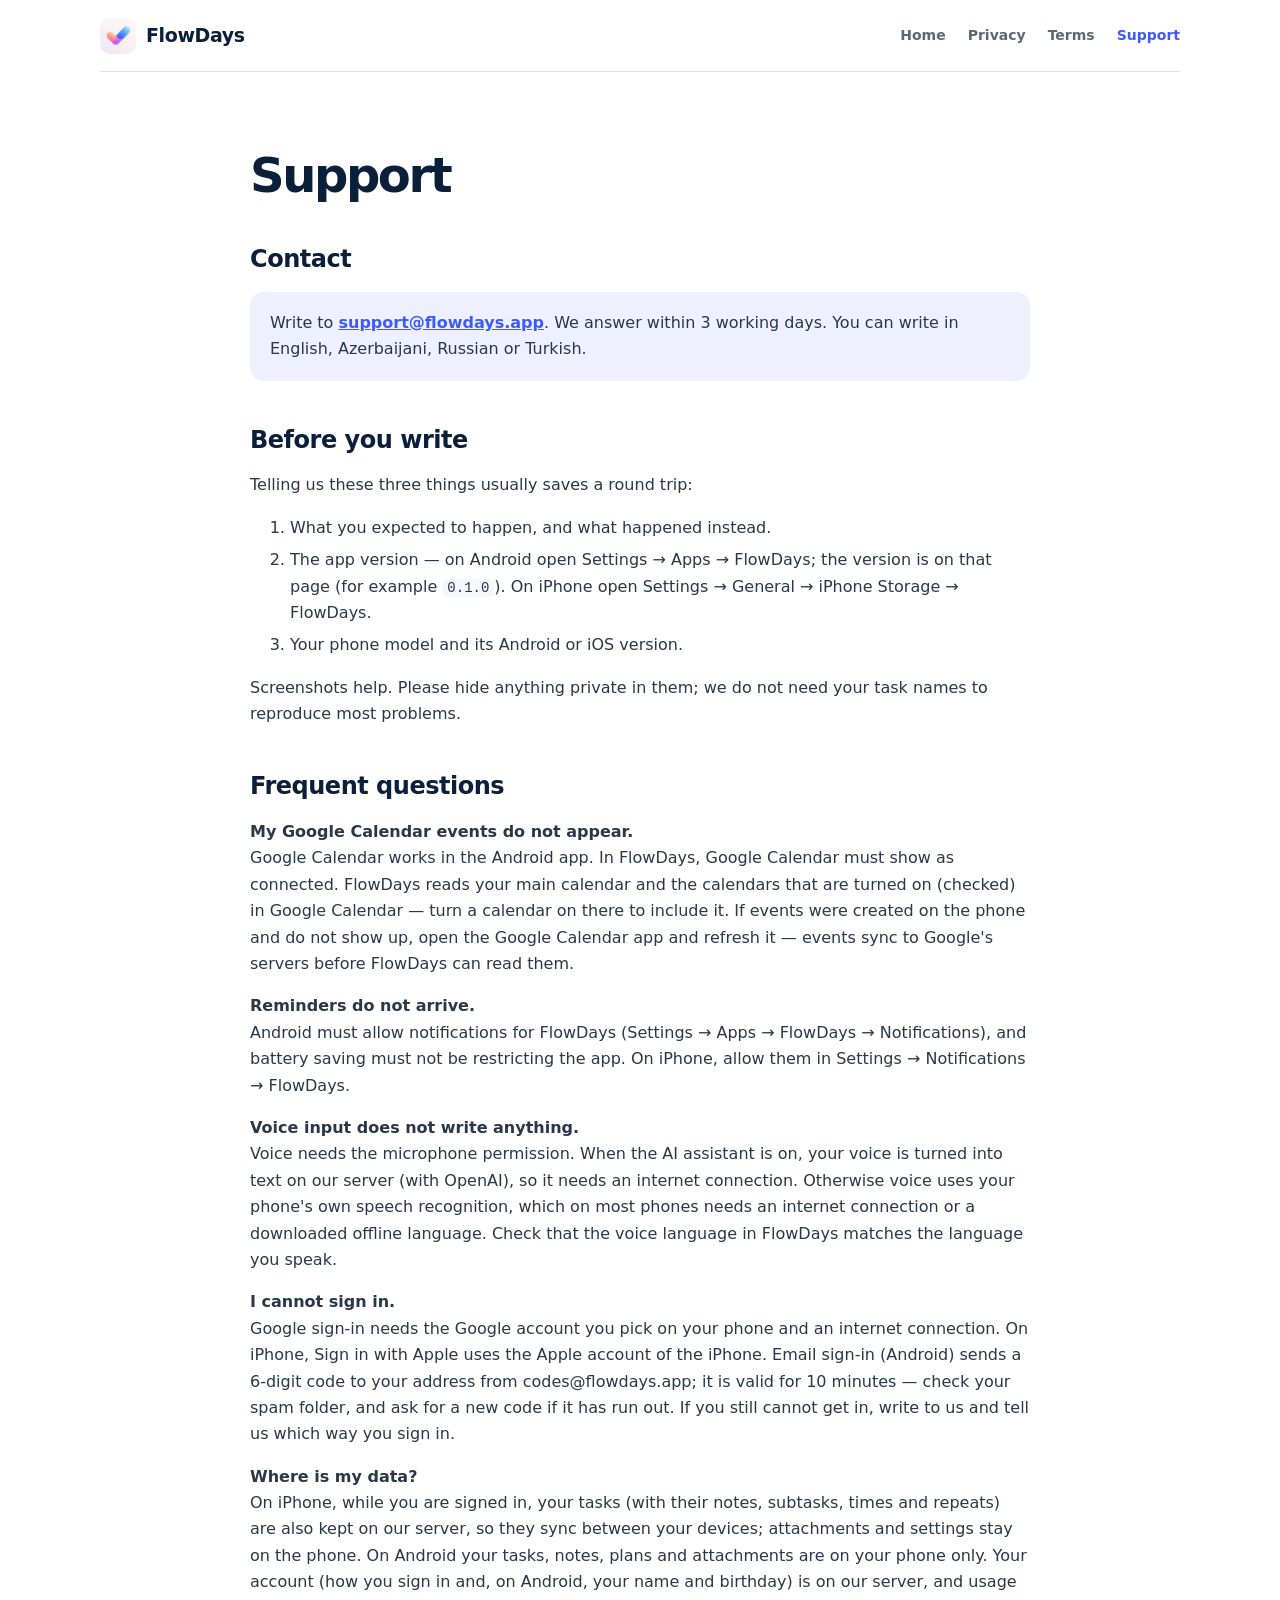
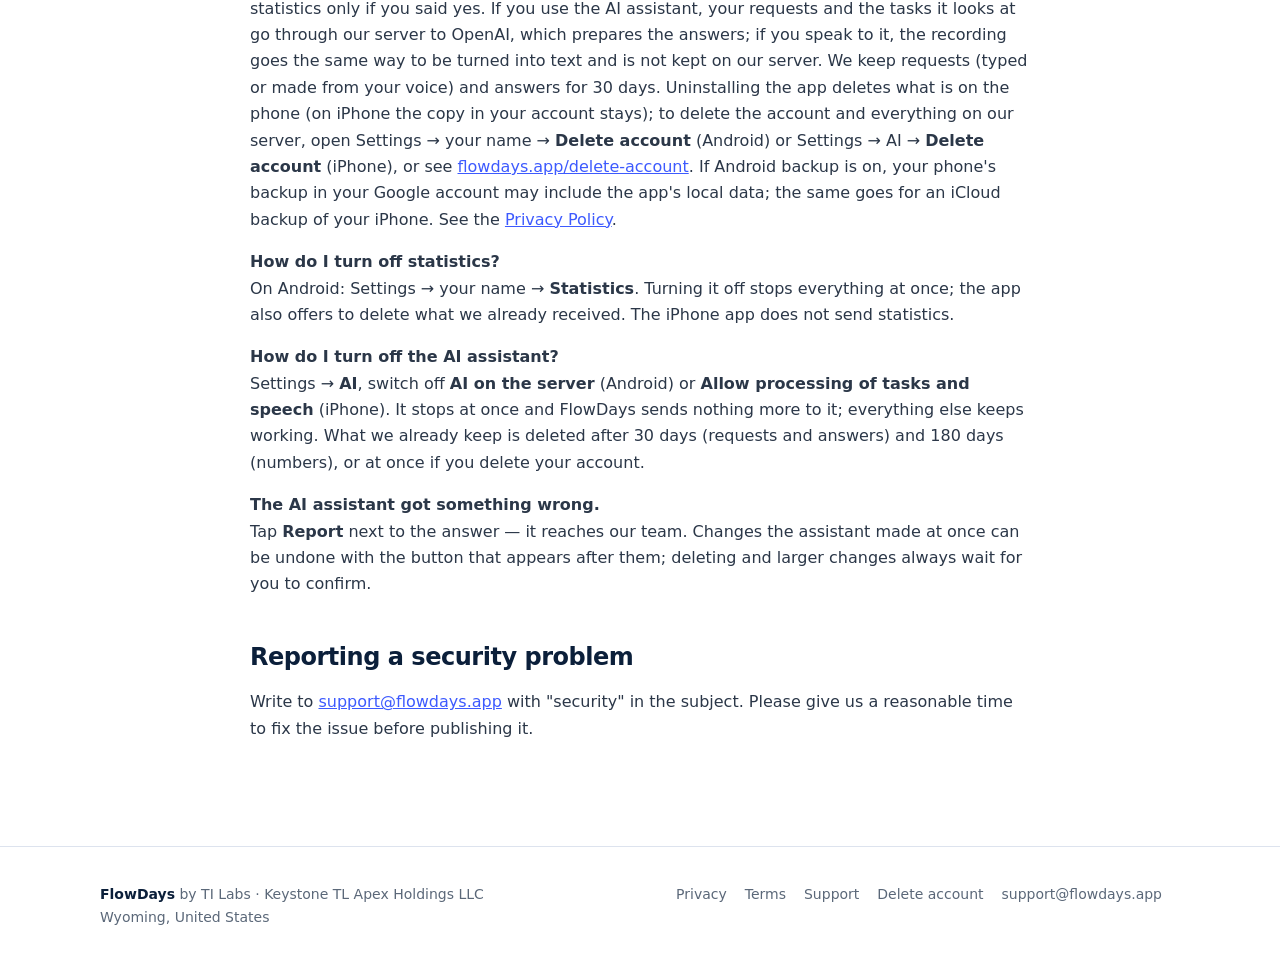
<file: support.html>
<!doctype html>
<html lang="en">
<head>
  <meta charset="utf-8">
  <meta name="viewport" content="width=device-width, initial-scale=1">
  <meta name="theme-color" content="#0b1f3a">
  <meta name="description" content="Get help with FlowDays.">
  <title>Support — FlowDays</title>
  <link rel="icon" type="image/png" sizes="32x32" href="/assets/favicon-32.png">
  <link rel="apple-touch-icon" href="/assets/apple-touch-icon.png">
  <link rel="stylesheet" href="/styles.css">
</head>
<body>
  <header class="shell header">
    <a class="brand" href="/"><img src="/assets/icon-192.png" alt="">FlowDays</a>
    <nav class="nav" aria-label="Main">
      <a href="/">Home</a>
      <a href="/privacy">Privacy</a>
      <a href="/terms">Terms</a>
      <a href="/support" aria-current="page">Support</a>
    </nav>
  </header>

  <main class="doc">
    <div class="shell">
      <h1>Support</h1>

      <h2>Contact</h2>
      <p class="note">Write to <strong><a href="mailto:support@flowdays.app">support@flowdays.app</a></strong>. We answer within 3 working days. You can write in English, Azerbaijani, Russian or Turkish.</p>

      <h2>Before you write</h2>
      <p>Telling us these three things usually saves a round trip:</p>
      <ol>
        <li>What you expected to happen, and what happened instead.</li>
        <li>The app version — on Android open Settings → Apps → FlowDays; the version is on that page (for example <code>0.1.0</code>). On iPhone open Settings → General → iPhone Storage → FlowDays.</li>
        <li>Your phone model and its Android or iOS version.</li>
      </ol>
      <p>Screenshots help. Please hide anything private in them; we do not need your task names to reproduce most problems.</p>

      <h2>Frequent questions</h2>
      <p><strong>My Google Calendar events do not appear.</strong><br>
      Google Calendar works in the Android app. In FlowDays, Google Calendar must show as connected. FlowDays reads your main calendar and the calendars that are turned on (checked) in Google Calendar — turn a calendar on there to include it. If events were created on the phone and do not show up, open the Google Calendar app and refresh it — events sync to Google's servers before FlowDays can read them.</p>
      <p><strong>Reminders do not arrive.</strong><br>
      Android must allow notifications for FlowDays (Settings → Apps → FlowDays → Notifications), and battery saving must not be restricting the app. On iPhone, allow them in Settings → Notifications → FlowDays.</p>
      <p><strong>Voice input does not write anything.</strong><br>
      Voice needs the microphone permission. When the AI assistant is on, your voice is turned into text on our server (with OpenAI), so it needs an internet connection. Otherwise voice uses your phone's own speech recognition, which on most phones needs an internet connection or a downloaded offline language. Check that the voice language in FlowDays matches the language you speak.</p>
      <p><strong>I cannot sign in.</strong><br>
      Google sign-in needs the Google account you pick on your phone and an internet connection. On iPhone, Sign in with Apple uses the Apple account of the iPhone. Email sign-in (Android) sends a 6-digit code to your address from codes@flowdays.app; it is valid for 10 minutes — check your spam folder, and ask for a new code if it has run out. If you still cannot get in, write to us and tell us which way you sign in.</p>
      <p><strong>Where is my data?</strong><br>
      On iPhone, while you are signed in, your tasks (with their notes, subtasks, times and repeats) are also kept on our server, so they sync between your devices; attachments and settings stay on the phone. On Android your tasks, notes, plans and attachments are on your phone only. Your account (how you sign in and, on Android, your name and birthday) is on our server, and usage statistics only if you said yes. If you use the AI assistant, your requests and the tasks it looks at go through our server to OpenAI, which prepares the answers; if you speak to it, the recording goes the same way to be turned into text and is not kept on our server. We keep requests (typed or made from your voice) and answers for 30 days. Uninstalling the app deletes what is on the phone (on iPhone the copy in your account stays); to delete the account and everything on our server, open Settings → your name → <strong>Delete account</strong> (Android) or Settings → AI → <strong>Delete account</strong> (iPhone), or see <a href="/delete-account">flowdays.app/delete-account</a>. If Android backup is on, your phone's backup in your Google account may include the app's local data; the same goes for an iCloud backup of your iPhone. See the <a href="/privacy">Privacy Policy</a>.</p>
      <p><strong>How do I turn off statistics?</strong><br>
      On Android: Settings → your name → <strong>Statistics</strong>. Turning it off stops everything at once; the app also offers to delete what we already received. The iPhone app does not send statistics.</p>
      <p><strong>How do I turn off the AI assistant?</strong><br>
      Settings → <strong>AI</strong>, switch off <strong>AI on the server</strong> (Android) or <strong>Allow processing of tasks and speech</strong> (iPhone). It stops at once and FlowDays sends nothing more to it; everything else keeps working. What we already keep is deleted after 30 days (requests and answers) and 180 days (numbers), or at once if you delete your account.</p>
      <p><strong>The AI assistant got something wrong.</strong><br>
      Tap <strong>Report</strong> next to the answer — it reaches our team. Changes the assistant made at once can be undone with the button that appears after them; deleting and larger changes always wait for you to confirm.</p>

      <h2>Reporting a security problem</h2>
      <p>Write to <a href="mailto:support@flowdays.app">support@flowdays.app</a> with "security" in the subject. Please give us a reasonable time to fix the issue before publishing it.</p>
    </div>
  </main>

  <footer class="footer">
    <div class="shell">
      <div><strong>FlowDays</strong> by TI Labs · Keystone TL Apex Holdings LLC<br>Wyoming, United States</div>
      <div><a href="/privacy">Privacy</a><a href="/terms">Terms</a><a href="/support">Support</a><a href="/delete-account">Delete account</a><a href="mailto:support@flowdays.app">support@flowdays.app</a></div>
    </div>
  </footer>
</body>
</html>
</file>
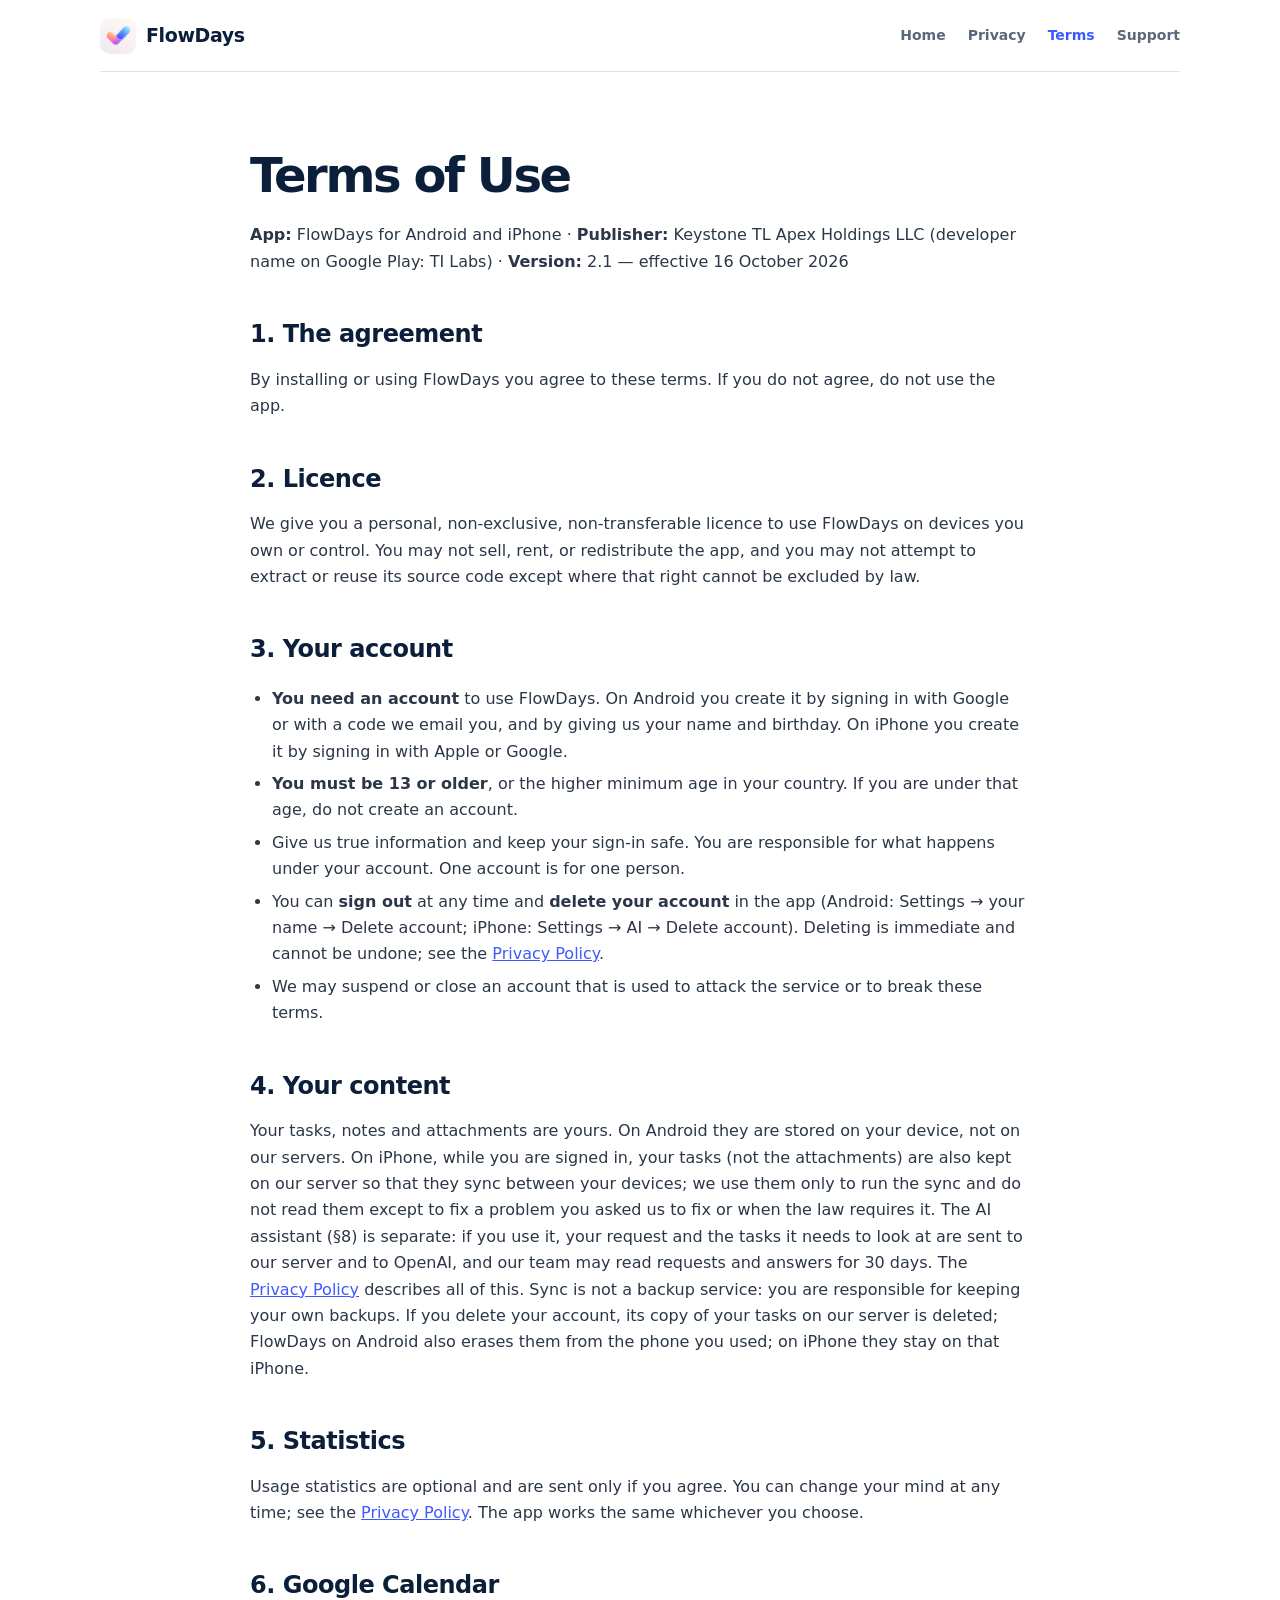
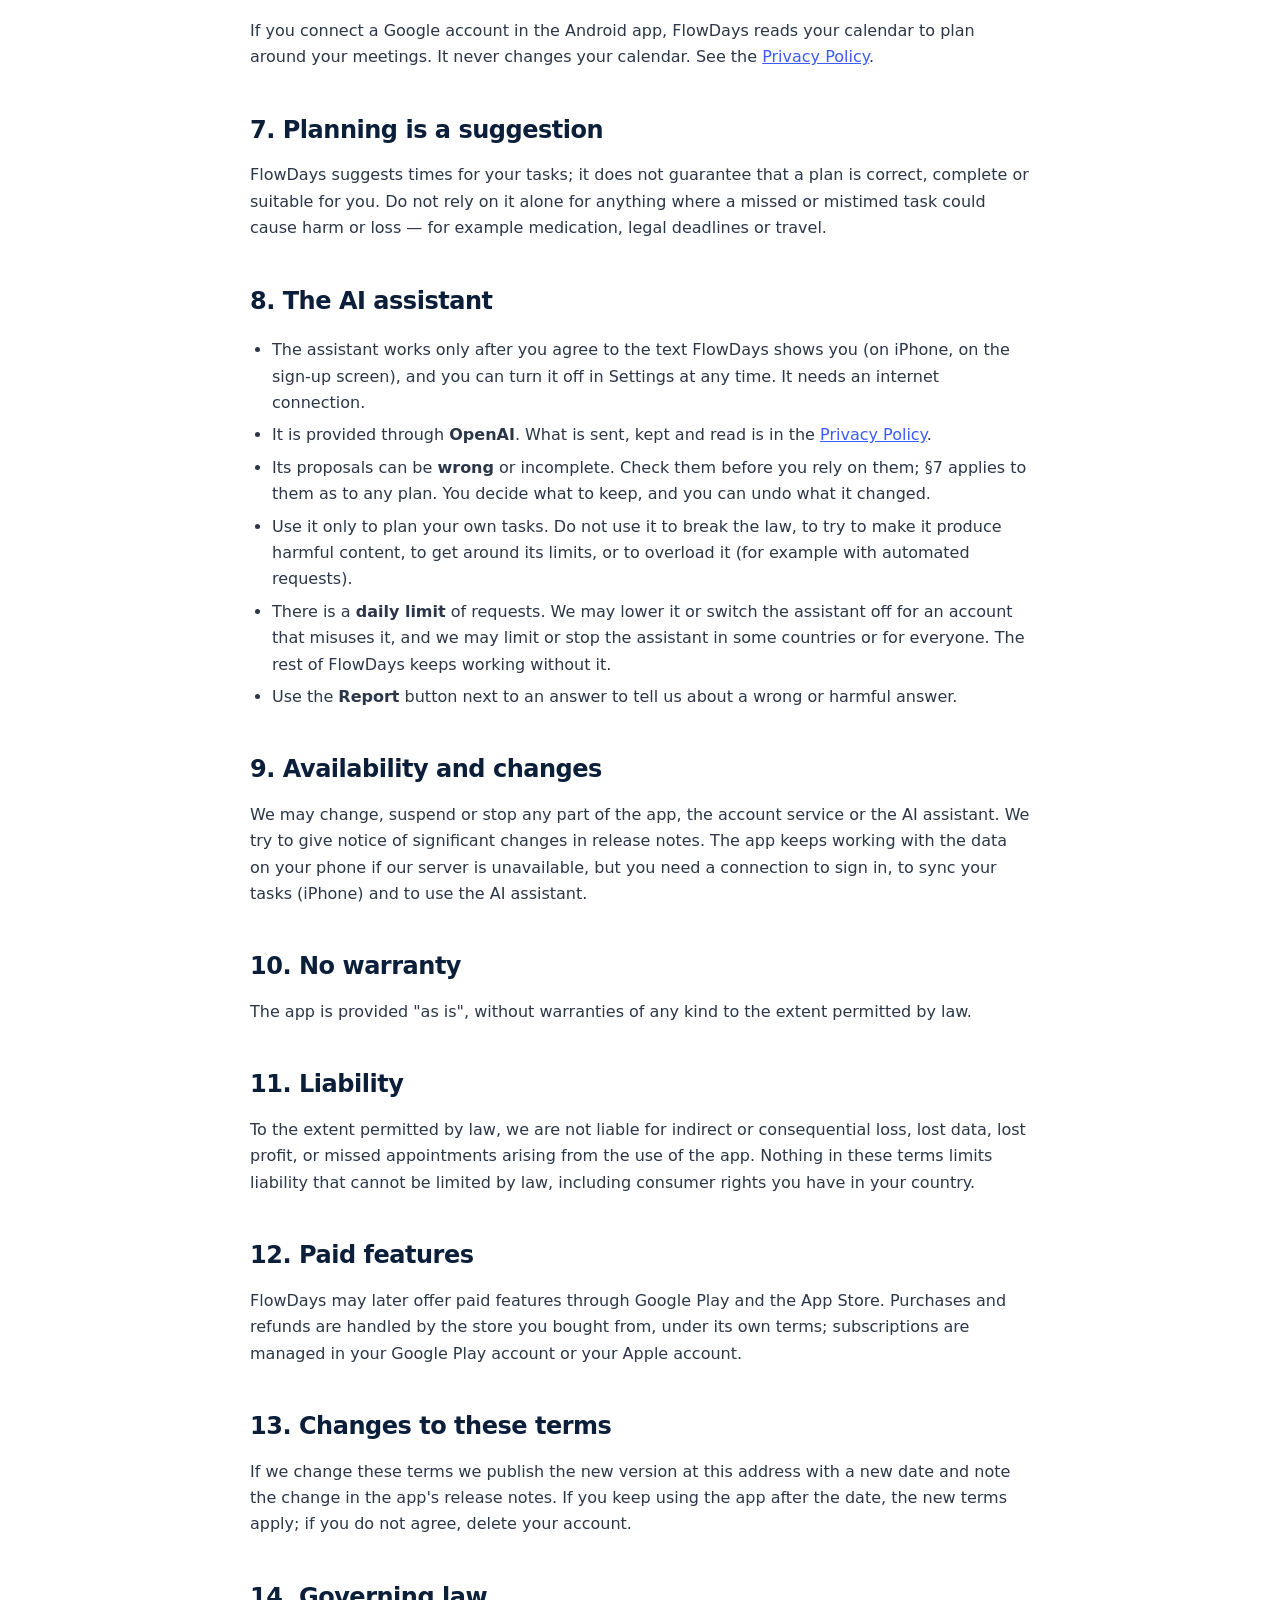
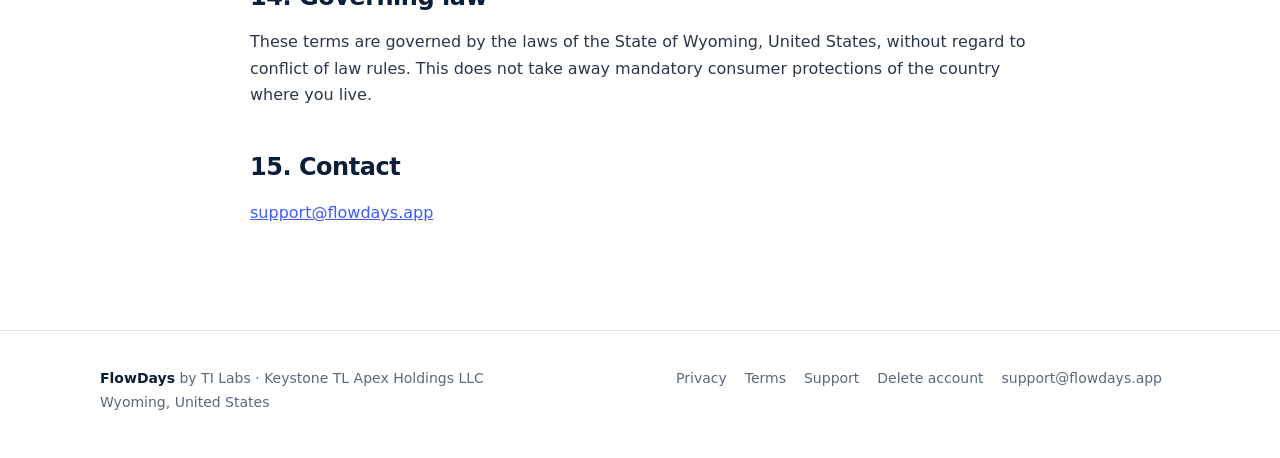
<file: terms.html>
<!doctype html>
<html lang="en">
<head>
  <meta charset="utf-8">
  <meta name="viewport" content="width=device-width, initial-scale=1">
  <meta name="theme-color" content="#0b1f3a">
  <meta name="description" content="The terms for using FlowDays.">
  <title>Terms of Use — FlowDays</title>
  <link rel="icon" type="image/png" sizes="32x32" href="/assets/favicon-32.png">
  <link rel="apple-touch-icon" href="/assets/apple-touch-icon.png">
  <link rel="stylesheet" href="/styles.css">
</head>
<body>
  <header class="shell header">
    <a class="brand" href="/"><img src="/assets/icon-192.png" alt="">FlowDays</a>
    <nav class="nav" aria-label="Main">
      <a href="/">Home</a>
      <a href="/privacy">Privacy</a>
      <a href="/terms" aria-current="page">Terms</a>
      <a href="/support">Support</a>
    </nav>
  </header>

  <main class="doc">
    <div class="shell">
      <h1>Terms of Use</h1>
      <p><strong>App:</strong> FlowDays for Android and iPhone · <strong>Publisher:</strong> Keystone TL Apex Holdings LLC (developer name on Google Play: TI Labs) · <strong>Version:</strong> 2.1 — effective 16 October 2026</p>

      <h2>1. The agreement</h2>
      <p>By installing or using FlowDays you agree to these terms. If you do not agree, do not use the app.</p>

      <h2>2. Licence</h2>
      <p>We give you a personal, non-exclusive, non-transferable licence to use FlowDays on devices you own or control. You may not sell, rent, or redistribute the app, and you may not attempt to extract or reuse its source code except where that right cannot be excluded by law.</p>

      <h2>3. Your account</h2>
      <ul>
        <li><strong>You need an account</strong> to use FlowDays. On Android you create it by signing in with Google or with a code we email you, and by giving us your name and birthday. On iPhone you create it by signing in with Apple or Google.</li>
        <li><strong>You must be 13 or older</strong>, or the higher minimum age in your country. If you are under that age, do not create an account.</li>
        <li>Give us true information and keep your sign-in safe. You are responsible for what happens under your account. One account is for one person.</li>
        <li>You can <strong>sign out</strong> at any time and <strong>delete your account</strong> in the app (Android: Settings → your name → Delete account; iPhone: Settings → AI → Delete account). Deleting is immediate and cannot be undone; see the <a href="/privacy">Privacy Policy</a>.</li>
        <li>We may suspend or close an account that is used to attack the service or to break these terms.</li>
      </ul>

      <h2>4. Your content</h2>
      <p>Your tasks, notes and attachments are yours. On Android they are stored on your device, not on our servers. On iPhone, while you are signed in, your tasks (not the attachments) are also kept on our server so that they sync between your devices; we use them only to run the sync and do not read them except to fix a problem you asked us to fix or when the law requires it. The AI assistant (§8) is separate: if you use it, your request and the tasks it needs to look at are sent to our server and to OpenAI, and our team may read requests and answers for 30 days. The <a href="/privacy">Privacy Policy</a> describes all of this. Sync is not a backup service: you are responsible for keeping your own backups. If you delete your account, its copy of your tasks on our server is deleted; FlowDays on Android also erases them from the phone you used; on iPhone they stay on that iPhone.</p>

      <h2>5. Statistics</h2>
      <p>Usage statistics are optional and are sent only if you agree. You can change your mind at any time; see the <a href="/privacy">Privacy Policy</a>. The app works the same whichever you choose.</p>

      <h2>6. Google Calendar</h2>
      <p>If you connect a Google account in the Android app, FlowDays reads your calendar to plan around your meetings. It never changes your calendar. See the <a href="/privacy">Privacy Policy</a>.</p>

      <h2>7. Planning is a suggestion</h2>
      <p>FlowDays suggests times for your tasks; it does not guarantee that a plan is correct, complete or suitable for you. Do not rely on it alone for anything where a missed or mistimed task could cause harm or loss — for example medication, legal deadlines or travel.</p>

      <h2>8. The AI assistant</h2>
      <ul>
        <li>The assistant works only after you agree to the text FlowDays shows you (on iPhone, on the sign-up screen), and you can turn it off in Settings at any time. It needs an internet connection.</li>
        <li>It is provided through <strong>OpenAI</strong>. What is sent, kept and read is in the <a href="/privacy">Privacy Policy</a>.</li>
        <li>Its proposals can be <strong>wrong</strong> or incomplete. Check them before you rely on them; §7 applies to them as to any plan. You decide what to keep, and you can undo what it changed.</li>
        <li>Use it only to plan your own tasks. Do not use it to break the law, to try to make it produce harmful content, to get around its limits, or to overload it (for example with automated requests).</li>
        <li>There is a <strong>daily limit</strong> of requests. We may lower it or switch the assistant off for an account that misuses it, and we may limit or stop the assistant in some countries or for everyone. The rest of FlowDays keeps working without it.</li>
        <li>Use the <strong>Report</strong> button next to an answer to tell us about a wrong or harmful answer.</li>
      </ul>

      <h2>9. Availability and changes</h2>
      <p>We may change, suspend or stop any part of the app, the account service or the AI assistant. We try to give notice of significant changes in release notes. The app keeps working with the data on your phone if our server is unavailable, but you need a connection to sign in, to sync your tasks (iPhone) and to use the AI assistant.</p>

      <h2>10. No warranty</h2>
      <p>The app is provided "as is", without warranties of any kind to the extent permitted by law.</p>

      <h2>11. Liability</h2>
      <p>To the extent permitted by law, we are not liable for indirect or consequential loss, lost data, lost profit, or missed appointments arising from the use of the app. Nothing in these terms limits liability that cannot be limited by law, including consumer rights you have in your country.</p>

      <h2>12. Paid features</h2>
      <p>FlowDays may later offer paid features through Google Play and the App Store. Purchases and refunds are handled by the store you bought from, under its own terms; subscriptions are managed in your Google Play account or your Apple account.</p>

      <h2>13. Changes to these terms</h2>
      <p>If we change these terms we publish the new version at this address with a new date and note the change in the app's release notes. If you keep using the app after the date, the new terms apply; if you do not agree, delete your account.</p>

      <h2>14. Governing law</h2>
      <p>These terms are governed by the laws of the State of Wyoming, United States, without regard to conflict of law rules. This does not take away mandatory consumer protections of the country where you live.</p>

      <h2>15. Contact</h2>
      <p><a href="mailto:support@flowdays.app">support@flowdays.app</a></p>
    </div>
  </main>

  <footer class="footer">
    <div class="shell">
      <div><strong>FlowDays</strong> by TI Labs · Keystone TL Apex Holdings LLC<br>Wyoming, United States</div>
      <div><a href="/privacy">Privacy</a><a href="/terms">Terms</a><a href="/support">Support</a><a href="/delete-account">Delete account</a><a href="mailto:support@flowdays.app">support@flowdays.app</a></div>
    </div>
  </footer>
</body>
</html>
</file>
<file: styles.css>
:root {
  --navy: #0b1f3a;
  --blue: #3d5afe;
  --blue-soft: #eef0ff;
  --ink: #111a29;
  --muted: #5b6879;
  --line: #dde3ee;
  --mist: #f6f7fb;
  --white: #ffffff;
  --glow: linear-gradient(135deg, #ff9a6b 0%, #d86bff 48%, #4a6bff 100%);
  --radius: 18px;
}

* { box-sizing: border-box; }
body {
  margin: 0;
  color: var(--ink);
  background: var(--white);
  font-family: Inter, ui-sans-serif, system-ui, -apple-system, BlinkMacSystemFont, "Segoe UI", sans-serif;
  font-size: 16px;
  line-height: 1.65;
  -webkit-font-smoothing: antialiased;
}
a { color: var(--blue); }
h1, h2, h3, p { margin-top: 0; }

.shell { width: min(1080px, calc(100% - 32px)); margin: 0 auto; }

.header {
  display: flex;
  align-items: center;
  justify-content: space-between;
  gap: 16px;
  min-height: 72px;
  border-bottom: 1px solid var(--line);
  flex-wrap: wrap;
}
.brand { display: inline-flex; align-items: center; gap: 10px; color: var(--navy); text-decoration: none; font-weight: 800; font-size: 19px; letter-spacing: -0.02em; }
.brand img { width: 36px; height: 36px; border-radius: 10px; }
.nav { display: flex; gap: 22px; flex-wrap: wrap; }
.nav a { color: var(--muted); font-size: 14px; font-weight: 700; text-decoration: none; }
.nav a:hover, .nav a[aria-current="page"] { color: var(--blue); }

.hero {
  display: grid;
  grid-template-columns: minmax(0, 1.1fr) minmax(0, .9fr);
  gap: 48px;
  align-items: center;
  padding: 80px 0 88px;
}
.eyebrow { color: var(--blue); font-size: 12px; font-weight: 800; letter-spacing: .16em; text-transform: uppercase; }
h1 { color: var(--navy); font-size: clamp(38px, 6vw, 64px); line-height: 1.05; letter-spacing: -.05em; margin: 14px 0 22px; }
h1 span { background: var(--glow); -webkit-background-clip: text; background-clip: text; color: transparent; }
.lead { color: var(--muted); font-size: 18px; max-width: 560px; }
.badge { display: inline-flex; align-items: center; gap: 10px; margin-top: 26px; padding: 10px 16px; border: 1px solid var(--line); border-radius: 999px; color: var(--navy); font-size: 14px; font-weight: 700; background: var(--white); }
.badge::before { content: ""; width: 8px; height: 8px; border-radius: 50%; background: #2bb673; }
.hero-art { display: grid; place-items: center; }
.hero-art .tile { width: min(300px, 70vw); aspect-ratio: 1; border-radius: 28%; background: linear-gradient(160deg, #fffaf5, #f1efff); box-shadow: 0 30px 70px rgba(61, 90, 254, .18); display: grid; place-items: center; }
.hero-art img { width: 62%; }

.section { padding: 80px 0; }
.tint { background: var(--mist); }
.section h2 { color: var(--navy); font-size: clamp(28px, 4vw, 40px); letter-spacing: -.04em; line-height: 1.1; margin-bottom: 36px; }
.grid { display: grid; grid-template-columns: repeat(3, 1fr); gap: 16px; }
.card { padding: 24px; border: 1px solid var(--line); border-radius: var(--radius); background: var(--white); }
.card h3 { color: var(--navy); font-size: 19px; letter-spacing: -.02em; margin-bottom: 8px; }
.card p { color: var(--muted); font-size: 15px; margin: 0; }

.doc { padding: 64px 0 88px; }
.doc .shell { max-width: 780px; }
.doc h1 { font-size: clamp(34px, 5vw, 48px); }
.doc .meta { color: var(--muted); font-size: 14px; margin-bottom: 36px; }
.doc h2 { color: var(--navy); font-size: 24px; letter-spacing: -.02em; margin: 40px 0 12px; }
.doc p, .doc li { color: #2b3748; }
.doc ul { padding-inline-start: 22px; }
.doc li { margin-bottom: 6px; }
.table-wrap { overflow-x: auto; margin: 12px 0 20px; }
table { width: 100%; border-collapse: collapse; font-size: 15px; }
th, td { text-align: start; vertical-align: top; padding: 10px 12px; border-bottom: 1px solid var(--line); }
th { color: var(--navy); background: var(--mist); }
code { font-size: 14px; background: var(--mist); padding: 1px 5px; border-radius: 5px; overflow-wrap: anywhere; }
.note { padding: 18px 20px; border-radius: 14px; background: var(--blue-soft); color: var(--navy); }

.footer { border-top: 1px solid var(--line); padding: 36px 0 44px; color: var(--muted); font-size: 14px; }
.footer .shell { display: flex; justify-content: space-between; gap: 24px; flex-wrap: wrap; }
.footer a { color: var(--muted); text-decoration: none; margin-inline-end: 18px; }
.footer a:hover { color: var(--blue); }
.footer strong { color: var(--navy); }

@media (max-width: 800px) {
  .hero { grid-template-columns: 1fr; padding: 48px 0 56px; gap: 36px; }
  .hero-art { order: -1; }
  .hero-art .tile { width: 160px; }
  .grid { grid-template-columns: 1fr; }
  .section { padding: 56px 0; }
  .header { padding: 12px 0; }
}
</file>
